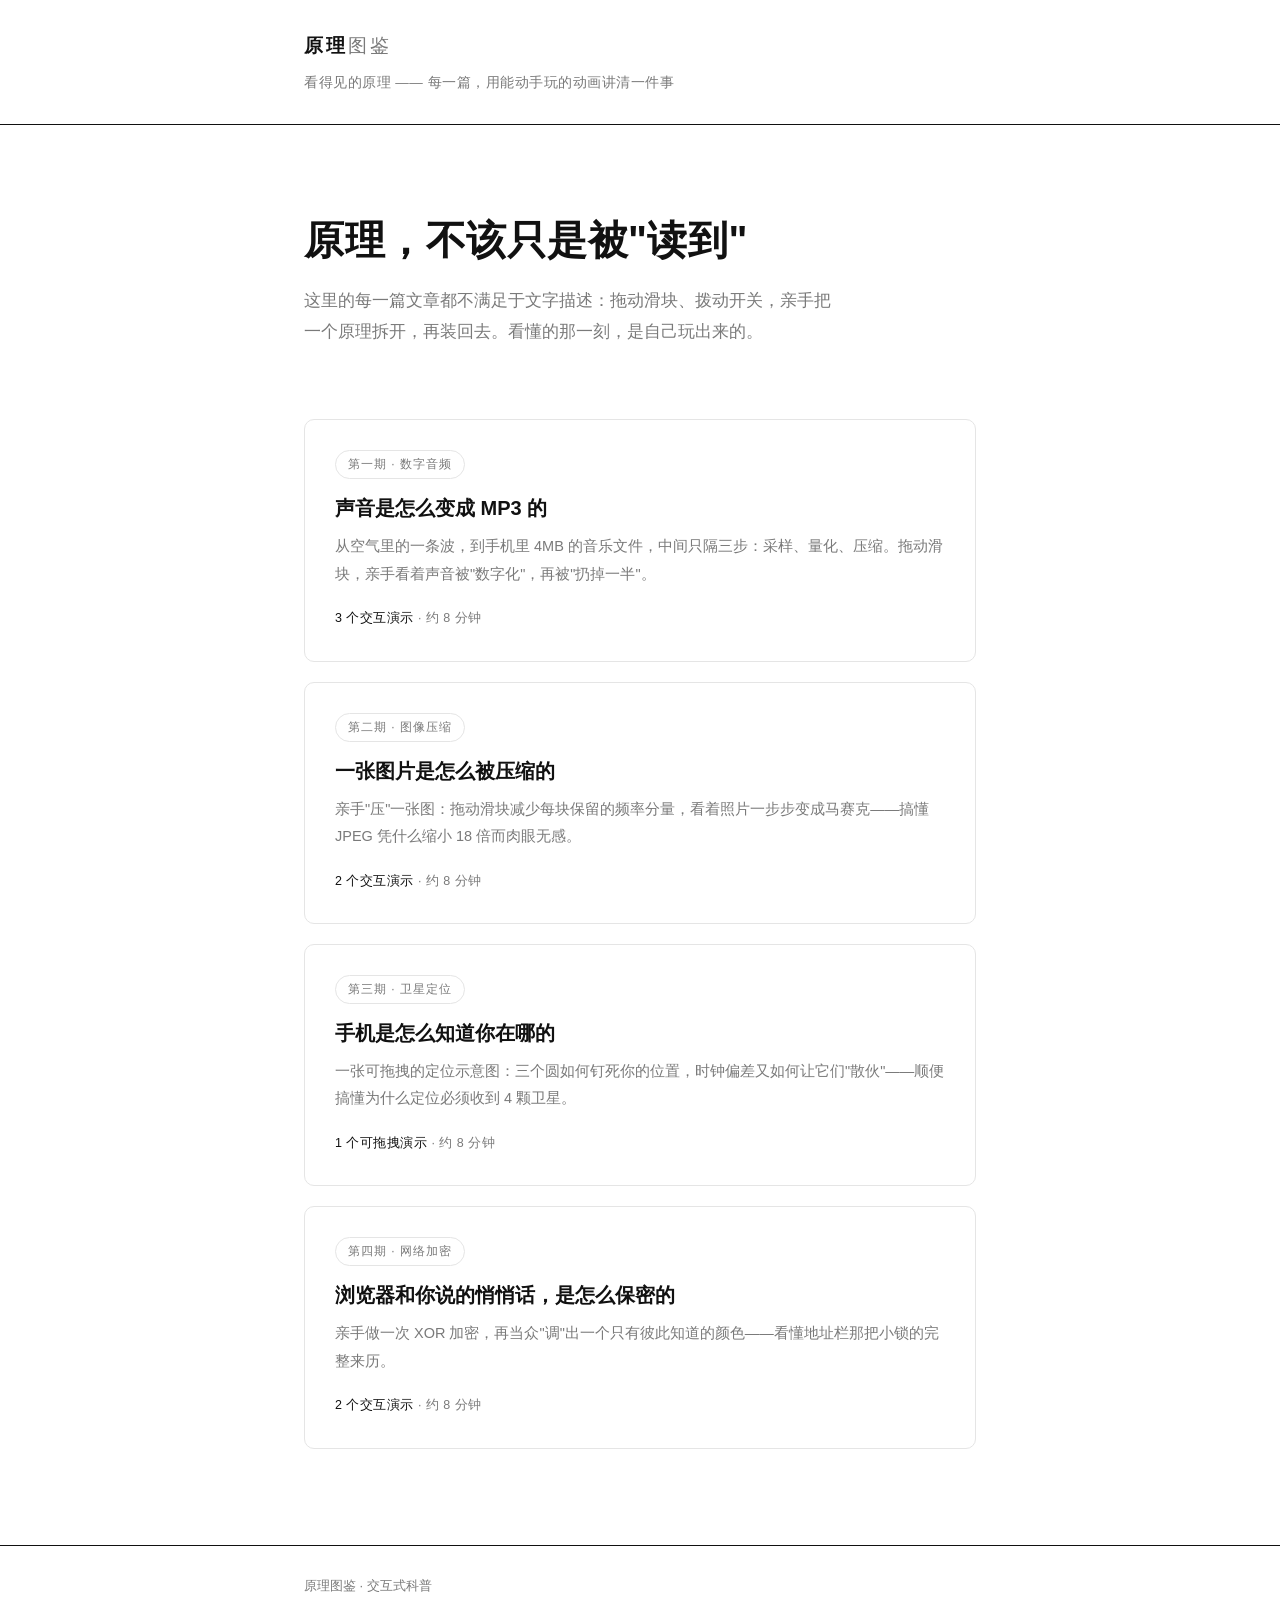
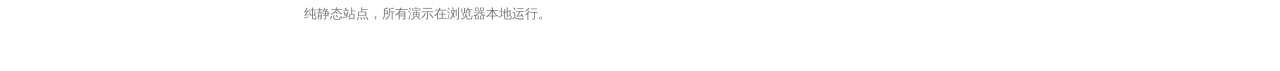
<file: index.html>
<!DOCTYPE html>
<html lang="zh-CN">
<head>
<meta charset="UTF-8">
<meta name="viewport" content="width=device-width, initial-scale=1.0">
<title>原理图鉴 · 看得见的原理</title>
<meta name="description" content="原理图鉴：用能动手玩的交互动画，讲清一个原理。每一篇文章都不满足于文字描述——拖动滑块、拨动开关，亲手把一个原理拆开再装回去。">
<link rel="stylesheet" href="assets/style.css">
<link rel="icon" href="data:image/svg+xml,%3Csvg xmlns='http://www.w3.org/2000/svg' viewBox='0 0 64 64'%3E%3Crect width='64' height='64' rx='14' fill='%23111111'/%3E%3Ctext x='32' y='45' font-size='34' text-anchor='middle' fill='%23fff' font-family='serif'%3E%E5%8E%9F%3C/text%3E%3C/svg%3E">
</head>
<body>
<header class="site-header">
  <div class="container">
    <a class="logo" href="index.html">原理<em>图鉴</em></a>
    <p class="tagline">看得见的原理 —— 每一篇，用能动手玩的动画讲清一件事</p>
  </div>
</header>

<main class="container">
  <section class="hero">
    <h1>原理，不该只是被"读到"</h1>
    <p>这里的每一篇文章都不满足于文字描述：拖动滑块、拨动开关，亲手把一个原理拆开，再装回去。看懂的那一刻，是自己玩出来的。</p>
  </section>

  <section class="article-grid">
    <a class="card" href="articles/sound-to-mp3.html">
      <span class="card-badge">第一期 · 数字音频</span>
      <h2>声音是怎么变成 MP3 的</h2>
      <p>从空气里的一条波，到手机里 4MB 的音乐文件，中间只隔三步：采样、量化、压缩。拖动滑块，亲手看着声音被"数字化"，再被"扔掉一半"。</p>
      <span class="card-meta"><b>3 个交互演示</b> · 约 8 分钟</span>
    </a>
    <a class="card" href="articles/image-compression.html">
      <span class="card-badge">第二期 · 图像压缩</span>
      <h2>一张图片是怎么被压缩的</h2>
      <p>亲手"压"一张图：拖动滑块减少每块保留的频率分量，看着照片一步步变成马赛克——搞懂 JPEG 凭什么缩小 18 倍而肉眼无感。</p>
      <span class="card-meta"><b>2 个交互演示</b> · 约 8 分钟</span>
    </a>
    <a class="card" href="articles/gps-positioning.html">
      <span class="card-badge">第三期 · 卫星定位</span>
      <h2>手机是怎么知道你在哪的</h2>
      <p>一张可拖拽的定位示意图：三个圆如何钉死你的位置，时钟偏差又如何让它们"散伙"——顺便搞懂为什么定位必须收到 4 颗卫星。</p>
      <span class="card-meta"><b>1 个可拖拽演示</b> · 约 8 分钟</span>
    </a>
    <a class="card" href="articles/https-encryption.html">
      <span class="card-badge">第四期 · 网络加密</span>
      <h2>浏览器和你说的悄悄话，是怎么保密的</h2>
      <p>亲手做一次 XOR 加密，再当众"调"出一个只有彼此知道的颜色——看懂地址栏那把小锁的完整来历。</p>
      <span class="card-meta"><b>2 个交互演示</b> · 约 8 分钟</span>
    </a>
  </section>
</main>

<footer class="site-footer">
  <div class="container">
    <p>原理图鉴 · 交互式科普</p>
    <p>纯静态站点，所有演示在浏览器本地运行。</p>
  </div>
</footer>
</body>
</html>
</file>
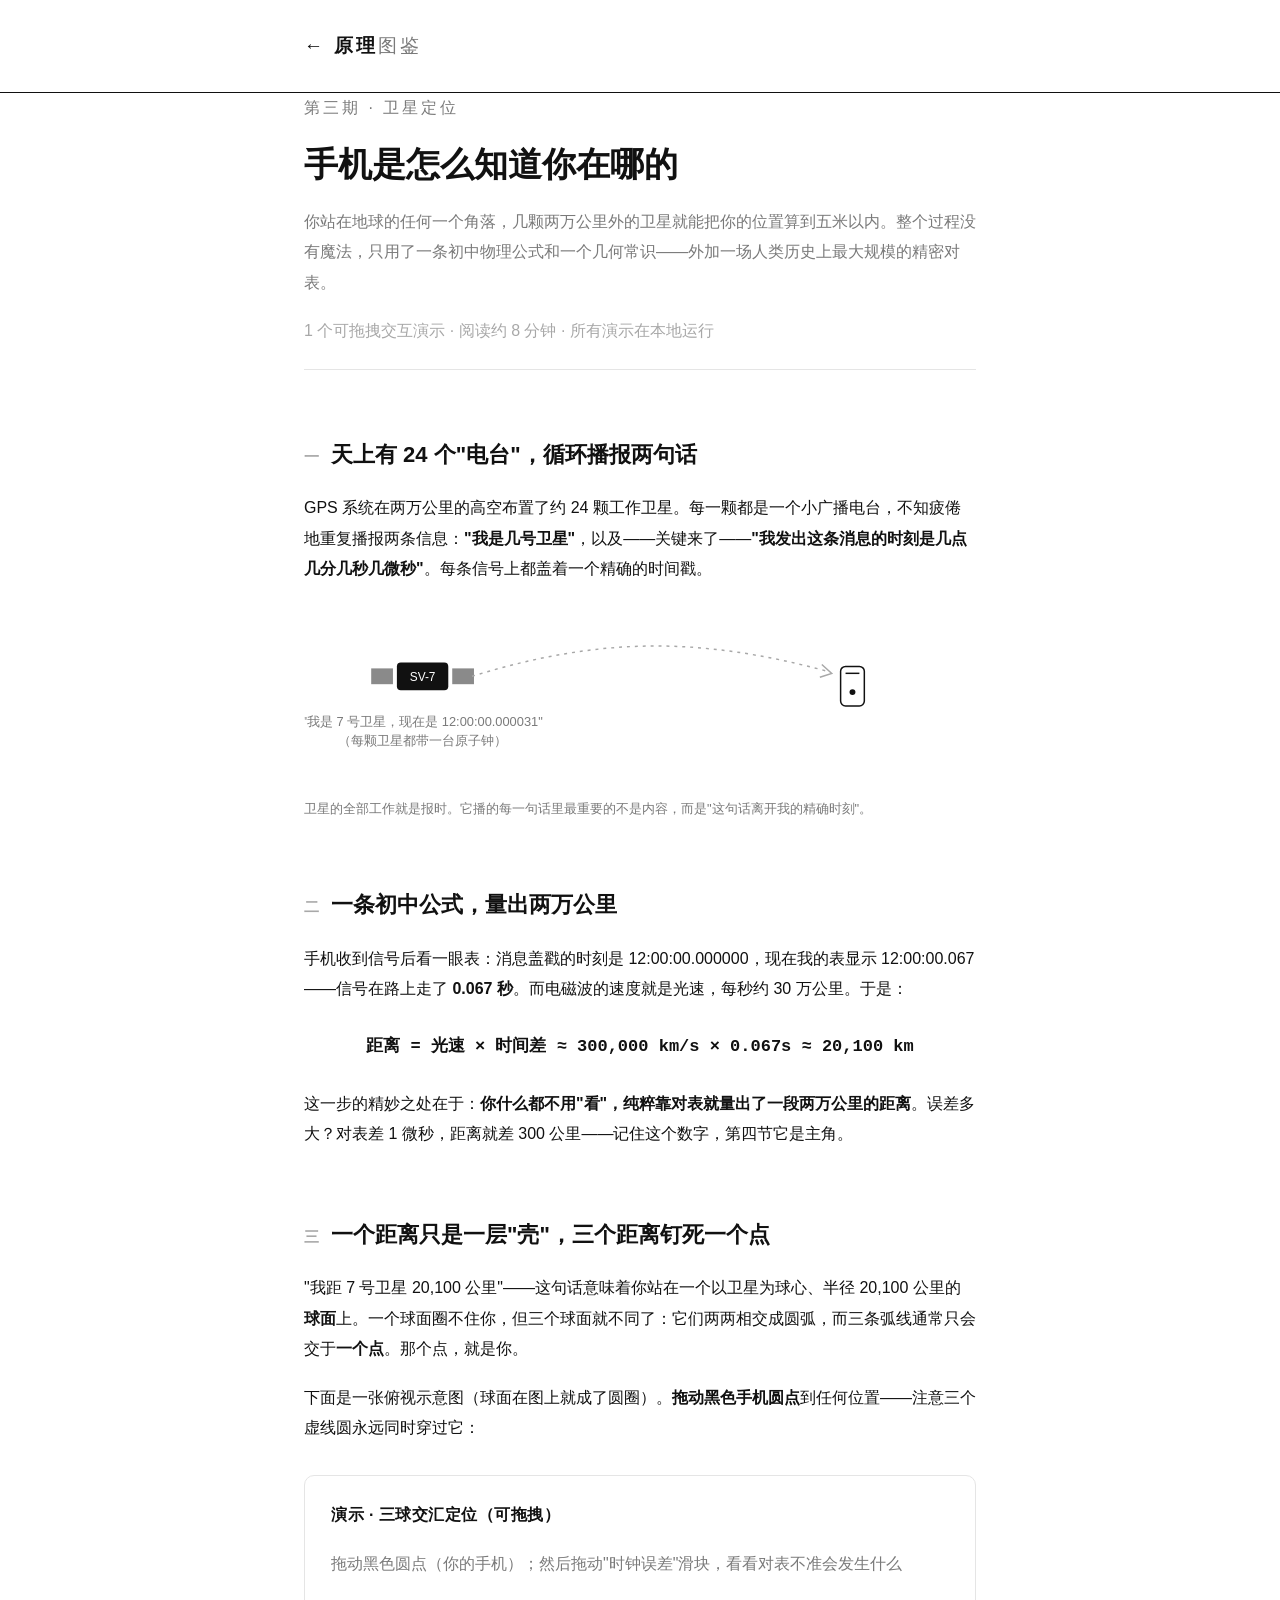
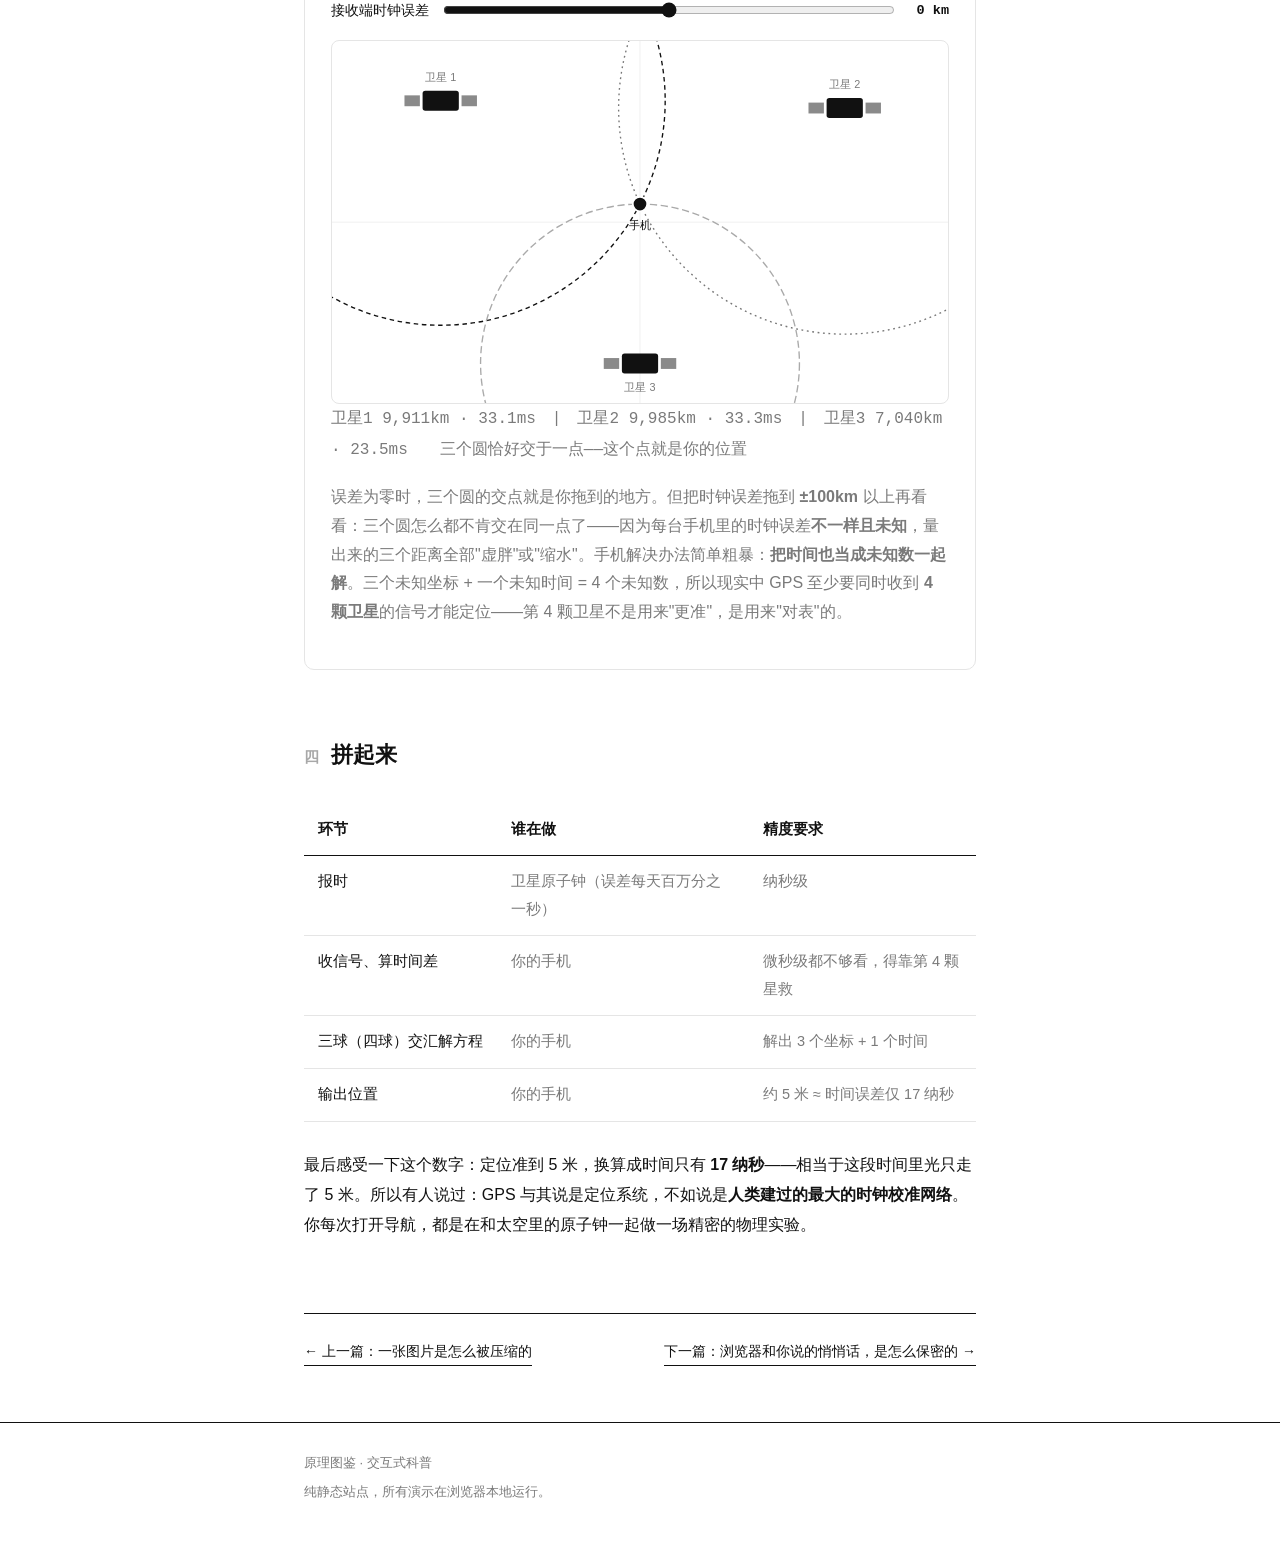
<file: articles/gps-positioning.html>
<!DOCTYPE html>
<html lang="zh-CN">
<head>
<meta charset="UTF-8">
<meta name="viewport" content="width=device-width, initial-scale=1.0">
<title>手机是怎么知道你在哪的 · 原理图鉴</title>
<meta name="description" content="不出门一步，手机怎么算出你在哪？距离=速度×时间、三球交汇、时钟校准——一个可拖拽的交互演示看懂 GPS。">
<link rel="stylesheet" href="../assets/style.css">
<link rel="icon" href="data:image/svg+xml,%3Csvg xmlns='http://www.w3.org/2000/svg' viewBox='0 0 64 64'%3E%3Crect width='64' height='64' rx='14' fill='%23111111'/%3E%3Ctext x='32' y='45' font-size='34' text-anchor='middle' fill='%23fff' font-family='serif'%3E%E5%8E%9F%3C/text%3E%3C/svg%3E">
</head>
<body>
<header class="site-header">
  <div class="container">
    <a class="logo" href="../index.html">← 原理<em>图鉴</em></a>
  </div>
</header>

<main class="container article-body">
  <p class="article-kicker">第三期 · 卫星定位</p>
  <h1 class="article-title">手机是怎么知道你在哪的</h1>
  <p class="article-lead">你站在地球的任何一个角落，几颗两万公里外的卫星就能把你的位置算到五米以内。整个过程没有魔法，只用了一条初中物理公式和一个几何常识——外加一场人类历史上最大规模的精密对表。</p>
  <p class="article-meta">1 个可拖拽交互演示 · 阅读约 8 分钟 · 所有演示在本地运行</p>

  <h2><span class="sec-no">一</span>天上有 24 个"电台"，循环播报两句话</h2>
  <p>GPS 系统在两万公里的高空布置了约 24 颗工作卫星。每一颗都是一个小广播电台，不知疲倦地重复播报两条信息：<b>"我是几号卫星"</b>，以及——关键来了——<b>"我发出这条消息的时刻是几点几分几秒几微秒"</b>。每条信号上都盖着一个精确的时间戳。</p>
  <figure>
    <svg viewBox="0 0 680 170" role="img" aria-label="卫星广播示意图">
      <g transform="translate(120,60)">
        <rect x="-26" y="-14" width="52" height="28" rx="4" fill="#111"/>
        <rect x="-52" y="-8" width="22" height="16" fill="#8a8a8a"/>
        <rect x="30" y="-8" width="22" height="16" fill="#8a8a8a"/>
        <text x="0" y="5" text-anchor="middle" font-size="12" fill="#fff">SV-7</text>
      </g>
      <path d="M170 60 C 300 20 400 20 530 55" fill="none" stroke="#a8a8a8" stroke-width="1.5" stroke-dasharray="3 5"/>
      <path d="M524 48 L534 57 L522 61" fill="none" stroke="#a8a8a8" stroke-width="1.5"/>
      <g transform="translate(555,70)">
        <rect x="-12" y="-20" width="24" height="40" rx="5" fill="#fff" stroke="#111" stroke-width="1.5"/>
        <line x1="-7" y1="-13" x2="7" y2="-13" stroke="#111" stroke-width="1.5"/>
        <circle cx="0" cy="6" r="3" fill="#111"/>
      </g>
      <text x="120" y="110" text-anchor="middle" font-size="13" fill="#7a7a7a">"我是 7 号卫星，现在是 12:00:00.000031"</text>
      <text x="120" y="130" text-anchor="middle" font-size="13" fill="#7a7a7a">（每颗卫星都带一台原子钟）</text>
    </svg>
    <figcaption>卫星的全部工作就是报时。它播的每一句话里最重要的不是内容，而是"这句话离开我的精确时刻"。</figcaption>
  </figure>

  <h2><span class="sec-no">二</span>一条初中公式，量出两万公里</h2>
  <p>手机收到信号后看一眼表：消息盖戳的时刻是 12:00:00.000000，现在我的表显示 12:00:00.067——信号在路上走了 <b>0.067 秒</b>。而电磁波的速度就是光速，每秒约 30 万公里。于是：</p>
  <p style="text-align:center;font-family:var(--mono);font-size:17px;margin:26px 0;"><b>距离 = 光速 × 时间差 ≈ 300,000 km/s × 0.067s ≈ 20,100 km</b></p>
  <p>这一步的精妙之处在于：<b>你什么都不用"看"，纯粹靠对表就量出了一段两万公里的距离</b>。误差多大？对表差 1 微秒，距离就差 300 公里——记住这个数字，第四节它是主角。</p>

  <h2><span class="sec-no">三</span>一个距离只是一层"壳"，三个距离钉死一个点</h2>
  <p>"我距 7 号卫星 20,100 公里"——这句话意味着你站在一个以卫星为球心、半径 20,100 公里的<b>球面</b>上。一个球面圈不住你，但三个球面就不同了：它们两两相交成圆弧，而三条弧线通常只会交于<b>一个点</b>。那个点，就是你。</p>
  <p>下面是一张俯视示意图（球面在图上就成了圆圈）。<b>拖动黑色手机圆点</b>到任何位置——注意三个虚线圆永远同时穿过它：</p>

  <div class="demo">
    <p class="demo-title">演示 · 三球交汇定位（可拖拽）</p>
    <p class="demo-sub">拖动黑色圆点（你的手机）；然后拖动"时钟误差"滑块，看看对表不准会发生什么</p>
    <div class="demo-controls">
      <label for="gpsSlider">接收端时钟误差</label>
      <input type="range" id="gpsSlider" min="-300" max="300" value="0" step="10">
      <span class="demo-value" id="gpsVal">0 km</span>
    </div>
    <svg id="gpsSvg" viewBox="0 0 680 400" style="touch-action:none;cursor:crosshair;">
      <rect x="0" y="0" width="680" height="400" fill="none"/>
      <line x1="0" y1="200" x2="680" y2="200" stroke="#efefef" stroke-width="1"/>
      <line x1="340" y1="0" x2="340" y2="400" stroke="#efefef" stroke-width="1"/>
      <circle id="gc0" fill="none" stroke="#111" stroke-width="1.5" stroke-dasharray="5 4"/>
      <circle id="gc1" fill="none" stroke="#777" stroke-width="1.5" stroke-dasharray="2 4"/>
      <circle id="gc2" fill="none" stroke="#aaa" stroke-width="1.5" stroke-dasharray="8 4"/>
      <g transform="translate(120,66)">
        <rect x="-20" y="-11" width="40" height="22" rx="3" fill="#111"/>
        <rect x="-40" y="-6" width="17" height="12" fill="#8a8a8a"/>
        <rect x="23" y="-6" width="17" height="12" fill="#8a8a8a"/>
        <text x="0" y="-22" text-anchor="middle" font-size="12" fill="#7a7a7a">卫星 1</text>
      </g>
      <g transform="translate(566,74)">
        <rect x="-20" y="-11" width="40" height="22" rx="3" fill="#111"/>
        <rect x="-40" y="-6" width="17" height="12" fill="#8a8a8a"/>
        <rect x="23" y="-6" width="17" height="12" fill="#8a8a8a"/>
        <text x="0" y="-22" text-anchor="middle" font-size="12" fill="#7a7a7a">卫星 2</text>
      </g>
      <g transform="translate(340,356)">
        <rect x="-20" y="-11" width="40" height="22" rx="3" fill="#111"/>
        <rect x="-40" y="-6" width="17" height="12" fill="#8a8a8a"/>
        <rect x="23" y="-6" width="17" height="12" fill="#8a8a8a"/>
        <text x="0" y="30" text-anchor="middle" font-size="12" fill="#7a7a7a">卫星 3</text>
      </g>
      <g id="gpsPhone">
        <circle id="phoneDot" cx="340" cy="180" r="8" fill="#111" stroke="#fff" stroke-width="2"/>
        <text id="phoneLabel" x="340" y="207" text-anchor="middle" font-size="12" fill="#111">手机</text>
      </g>
    </svg>
    <p class="size-label" id="gpsInfo"></p>
    <p class="demo-note">误差为零时，三个圆的交点就是你拖到的地方。但把时钟误差拖到 <b>±100km</b> 以上再看看：三个圆怎么都不肯交在同一点了——因为每台手机里的时钟误差<b>不一样且未知</b>，量出来的三个距离全部"虚胖"或"缩水"。手机解决办法简单粗暴：<b>把时间也当成未知数一起解</b>。三个未知坐标 + 一个未知时间 = 4 个未知数，所以现实中 GPS 至少要同时收到 <b>4 颗卫星</b>的信号才能定位——第 4 颗卫星不是用来"更准"，是用来"对表"的。</p>
  </div>

  <h2><span class="sec-no">四</span>拼起来</h2>
  <table class="compare">
    <tr><th>环节</th><th>谁在做</th><th>精度要求</th></tr>
    <tr><td>报时</td><td>卫星原子钟（误差每天百万分之一秒）</td><td>纳秒级</td></tr>
    <tr><td>收信号、算时间差</td><td>你的手机</td><td>微秒级都不够看，得靠第 4 颗星救</td></tr>
    <tr><td>三球（四球）交汇解方程</td><td>你的手机</td><td>解出 3 个坐标 + 1 个时间</td></tr>
    <tr><td>输出位置</td><td>你的手机</td><td>约 5 米 ≈ 时间误差仅 17 纳秒</td></tr>
  </table>
  <p>最后感受一下这个数字：定位准到 5 米，换算成时间只有 <b>17 纳秒</b>——相当于这段时间里光只走了 5 米。所以有人说过：GPS 与其说是定位系统，不如说是<b>人类建过的最大的时钟校准网络</b>。你每次打开导航，都是在和太空里的原子钟一起做一场精密的物理实验。</p>

  <nav class="article-nav">
    <a href="image-compression.html">← 上一篇：一张图片是怎么被压缩的</a>
    <a href="https-encryption.html">下一篇：浏览器和你说的悄悄话，是怎么保密的 →</a>
  </nav>
</main>

<footer class="site-footer">
  <div class="container">
    <p>原理图鉴 · 交互式科普</p>
    <p>纯静态站点，所有演示在浏览器本地运行。</p>
  </div>
</footer>

<script>
(function(){
  var SATS=[[120,66],[566,74],[340,356]];
  var KM_PER_PX=40, C=299792.458;
  var phone={x:340,y:180};
  var svg=document.getElementById('gpsSvg');
  var dot=document.getElementById('phoneDot');
  var label=document.getElementById('phoneLabel');
  var circles=[document.getElementById('gc0'),document.getElementById('gc1'),document.getElementById('gc2')];
  var slider=document.getElementById('gpsSlider');
  function svgPoint(evt){
    var pt=svg.createSVGPoint();
    pt.x=evt.clientX; pt.y=evt.clientY;
    return pt.matrixTransform(svg.getScreenCTM().inverse());
  }
  var dragging=false;
  function movePhone(evt){
    var p=svgPoint(evt);
    phone.x=Math.max(30,Math.min(650,p.x));
    phone.y=Math.max(30,Math.min(370,p.y));
    update();
  }
  svg.addEventListener('pointerdown',function(e){dragging=true;svg.setPointerCapture(e.pointerId);movePhone(e);});
  svg.addEventListener('pointermove',function(e){if(dragging)movePhone(e);});
  svg.addEventListener('pointerup',function(){dragging=false;});
  function update(){
    var errKm=+slider.value;
    document.getElementById('gpsVal').textContent=errKm+' km';
    dot.setAttribute('cx',phone.x); dot.setAttribute('cy',phone.y);
    label.setAttribute('x',phone.x); label.setAttribute('y',phone.y+27);
    var info=[];
    for(var i=0;i<3;i++){
      var dx=phone.x-SATS[i][0], dy=phone.y-SATS[i][1];
      var dPx=Math.sqrt(dx*dx+dy*dy);
      var dKm=dPx*KM_PER_PX+errKm;
      var rPx=Math.max(dKm,0)/KM_PER_PX;
      circles[i].setAttribute('cx',SATS[i][0]);
      circles[i].setAttribute('cy',SATS[i][1]);
      circles[i].setAttribute('r',rPx.toFixed(1));
      var tMs=dKm/C*1000;
      info.push('卫星'+(i+1)+' '+Math.round(dKm).toLocaleString()+'km · '+tMs.toFixed(1)+'ms');
    }
    var status;
    if(errKm===0){
      status='三个圆恰好交于一点——这个点就是你的位置';
    }else{
      status='距离全部偏差 '+Math.abs(errKm)+'km —— 三个圆无法交于一点，必须把"时间"也当未知数解出来（所以需要第 4 颗卫星）';
    }
    document.getElementById('gpsInfo').textContent=info.join('　|　')+'　　'+status;
  }
  slider.addEventListener('input',update);
  update();
})();
</script>
</body>
</html>
</file>
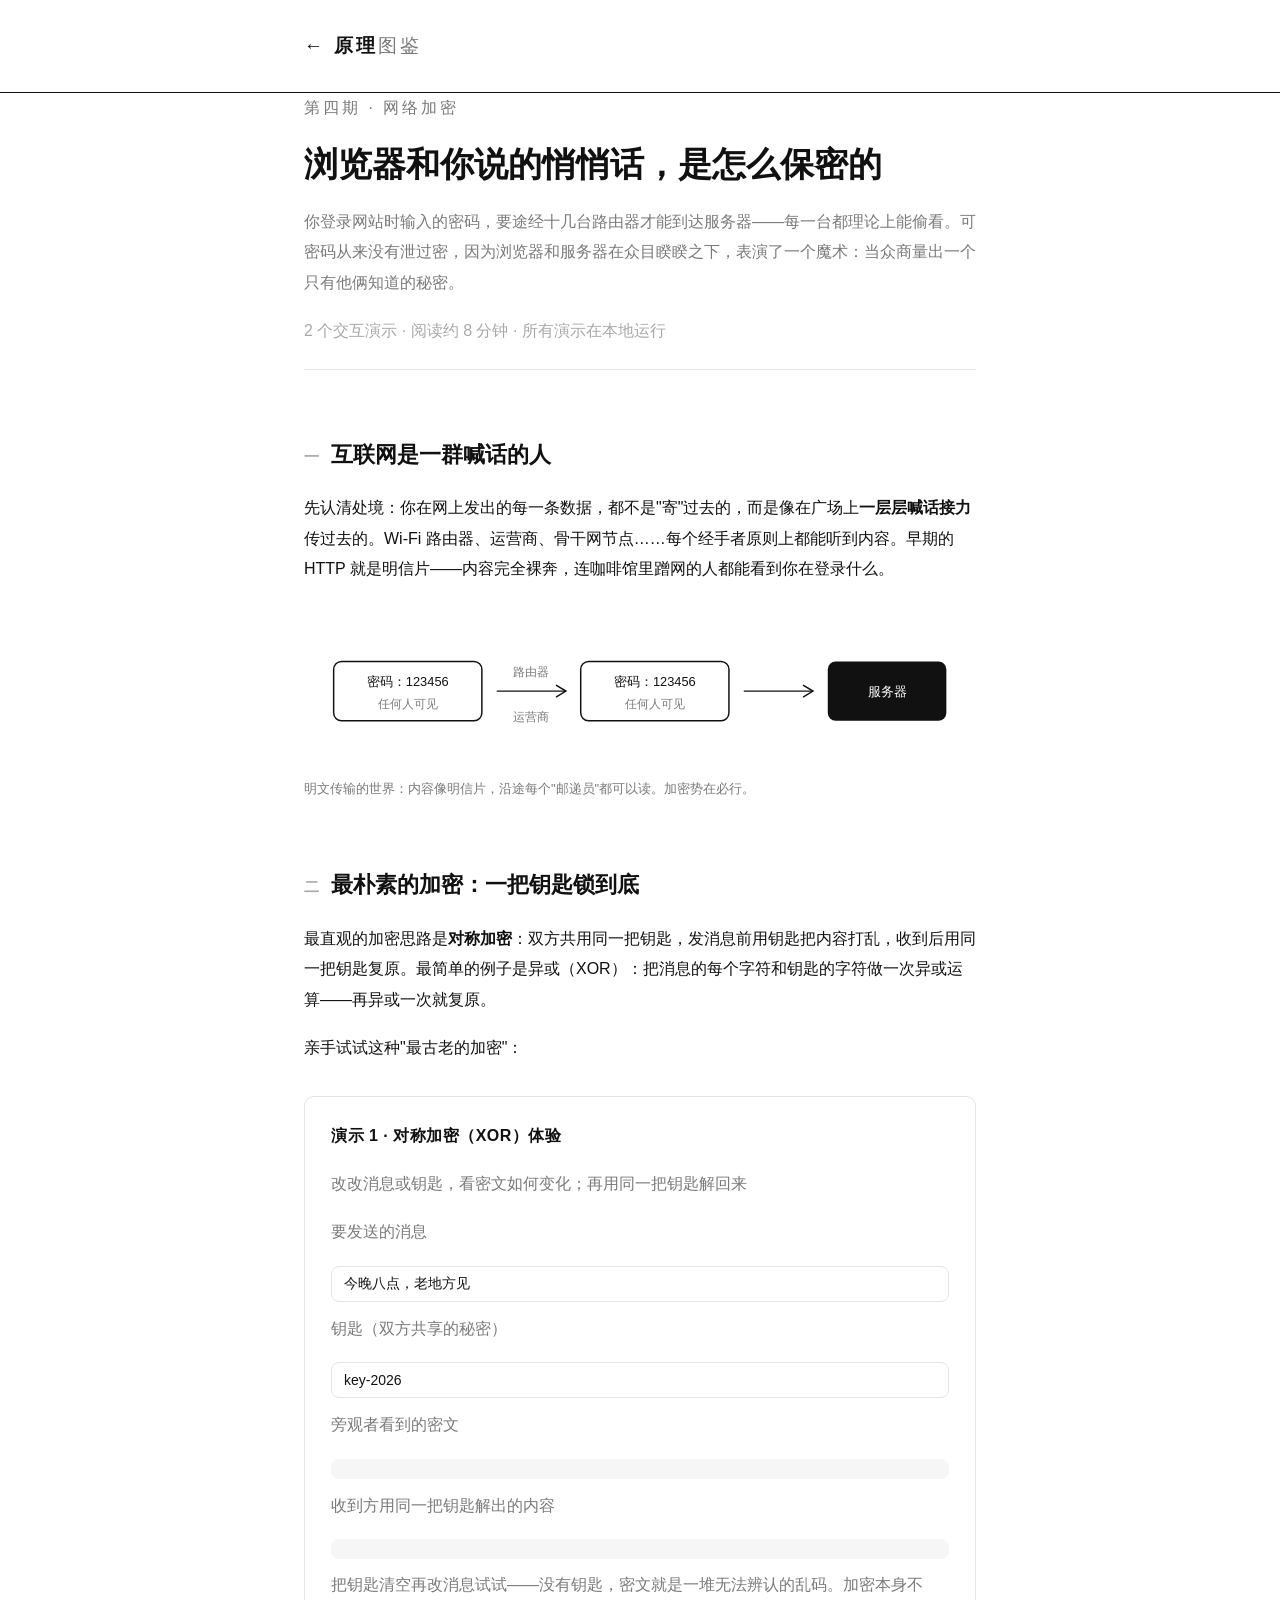
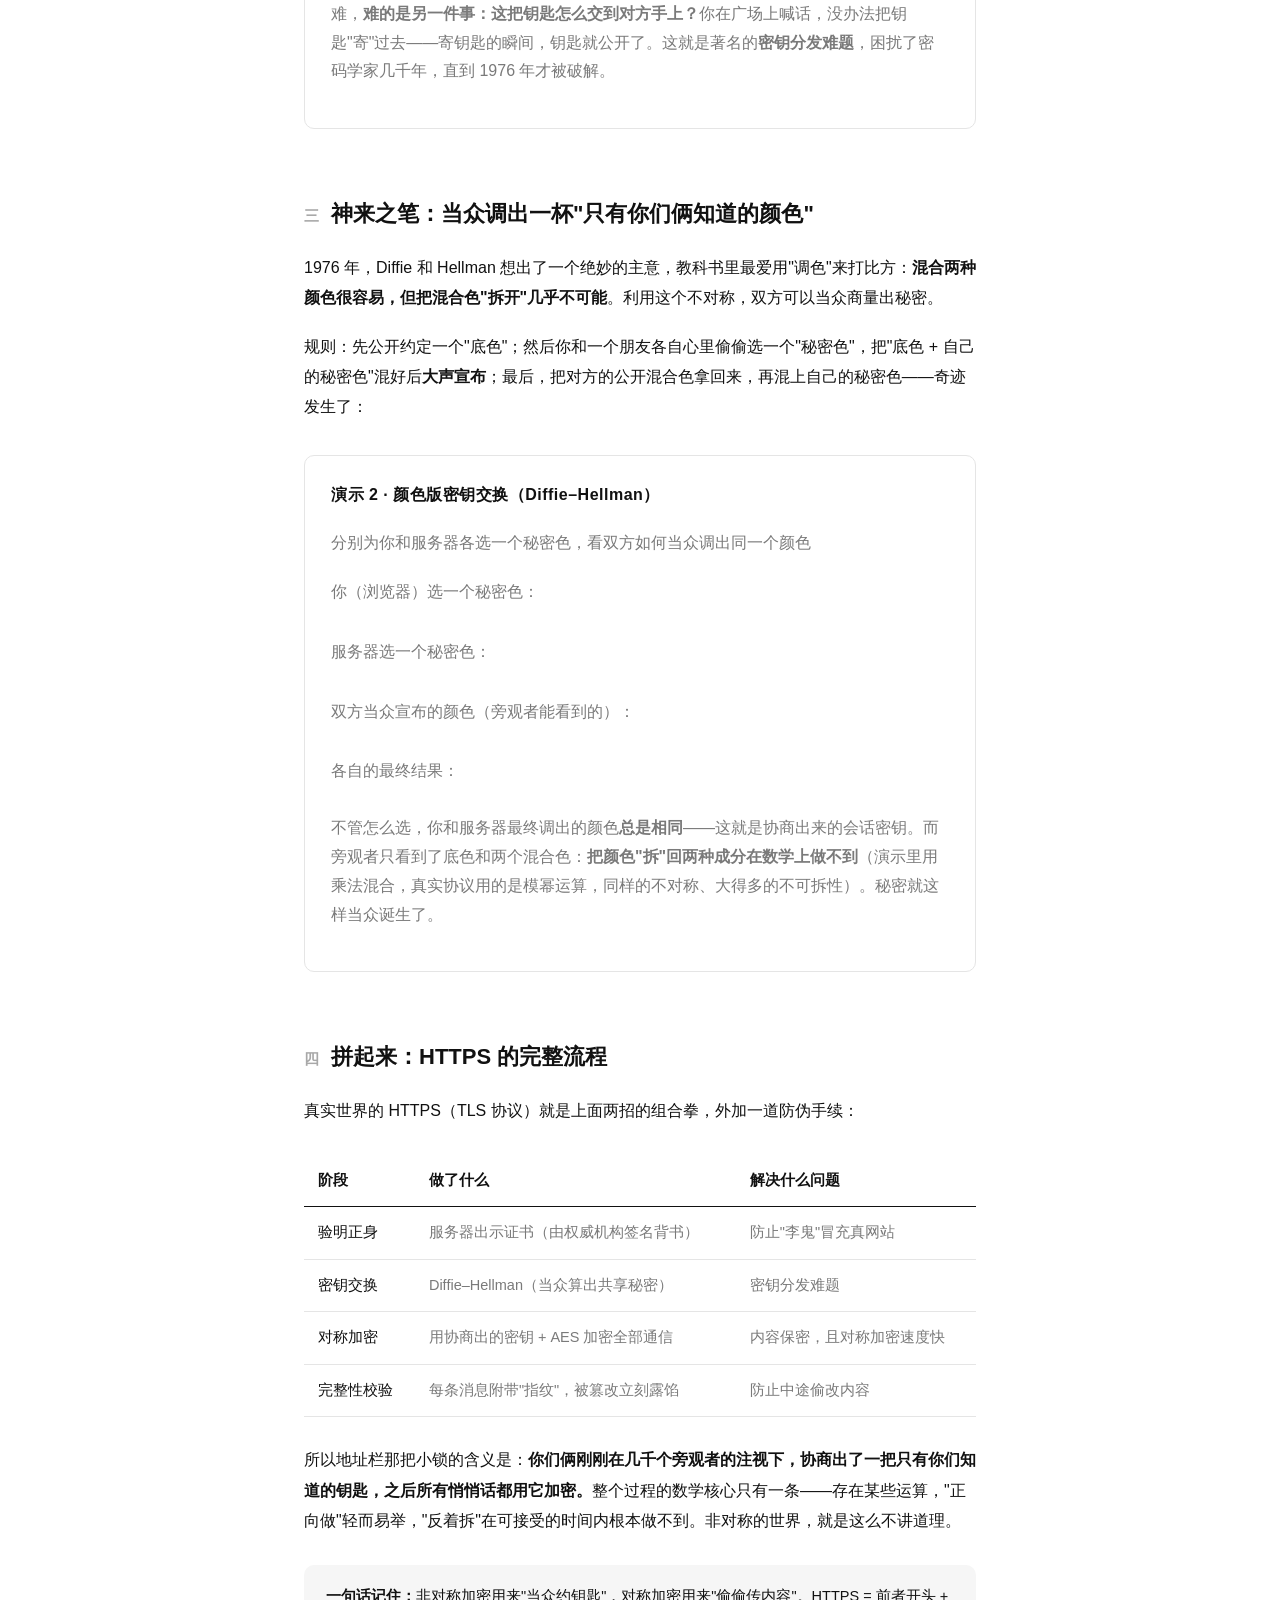
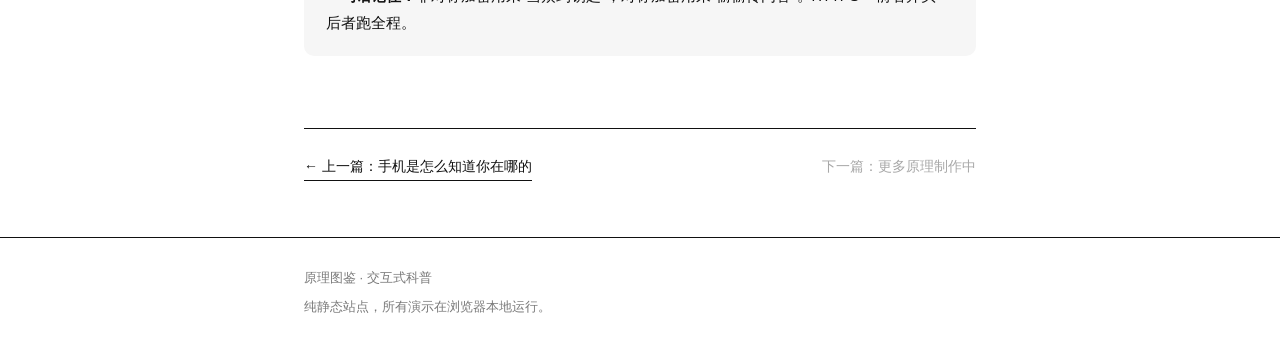
<file: articles/https-encryption.html>
<!DOCTYPE html>
<html lang="zh-CN">
<head>
<meta charset="UTF-8">
<meta name="viewport" content="width=device-width, initial-scale=1.0">
<title>浏览器和你说的悄悄话，是怎么保密的 · 原理图鉴</title>
<meta name="description" content="当众交换一个只有彼此知道的秘密——HTTPS 的密钥交换与对称加密，两个交互演示看懂那把小锁的来历。">
<link rel="stylesheet" href="../assets/style.css">
<link rel="icon" href="data:image/svg+xml,%3Csvg xmlns='http://www.w3.org/2000/svg' viewBox='0 0 64 64'%3E%3Crect width='64' height='64' rx='14' fill='%23111111'/%3E%3Ctext x='32' y='45' font-size='34' text-anchor='middle' fill='%23fff' font-family='serif'%3E%E5%8E%9F%3C/text%3E%3C/svg%3E">
</head>
<body>
<header class="site-header">
  <div class="container">
    <a class="logo" href="../index.html">← 原理<em>图鉴</em></a>
  </div>
</header>

<main class="container article-body">
  <p class="article-kicker">第四期 · 网络加密</p>
  <h1 class="article-title">浏览器和你说的悄悄话，是怎么保密的</h1>
  <p class="article-lead">你登录网站时输入的密码，要途经十几台路由器才能到达服务器——每一台都理论上能偷看。可密码从来没有泄过密，因为浏览器和服务器在众目睽睽之下，表演了一个魔术：当众商量出一个只有他俩知道的秘密。</p>
  <p class="article-meta">2 个交互演示 · 阅读约 8 分钟 · 所有演示在本地运行</p>

  <h2><span class="sec-no">一</span>互联网是一群喊话的人</h2>
  <p>先认清处境：你在网上发出的每一条数据，都不是"寄"过去的，而是像在广场上<b>一层层喊话接力</b>传过去的。Wi-Fi 路由器、运营商、骨干网节点……每个经手者原则上都能听到内容。早期的 HTTP 就是明信片——内容完全裸奔，连咖啡馆里蹭网的人都能看到你在登录什么。</p>
  <figure>
    <svg viewBox="0 0 680 150" role="img" aria-label="明信片接力示意图">
      <rect x="30" y="45" width="150" height="60" rx="8" fill="#fff" stroke="#111" stroke-width="1.5"/>
      <text x="105" y="70" text-anchor="middle" font-size="13" fill="#111">密码：123456</text>
      <text x="105" y="92" text-anchor="middle" font-size="12" fill="#7a7a7a">任何人可见</text>
      <path d="M195 75 L265 75" stroke="#111" stroke-width="1.5"/>
      <path d="M255 69 L265 75 L255 81" fill="none" stroke="#111" stroke-width="1.5"/>
      <g font-size="12" fill="#7a7a7a">
        <text x="230" y="60" text-anchor="middle">路由器</text>
        <text x="230" y="105" text-anchor="middle">运营商</text>
      </g>
      <rect x="280" y="45" width="150" height="60" rx="8" fill="#fff" stroke="#111" stroke-width="1.5"/>
      <text x="355" y="70" text-anchor="middle" font-size="13" fill="#111">密码：123456</text>
      <text x="355" y="92" text-anchor="middle" font-size="12" fill="#7a7a7a">任何人可见</text>
      <path d="M445 75 L515 75" stroke="#111" stroke-width="1.5"/>
      <path d="M505 69 L515 75 L505 81" fill="none" stroke="#111" stroke-width="1.5"/>
      <rect x="530" y="45" width="120" height="60" rx="8" fill="#111"/>
      <text x="590" y="80" text-anchor="middle" font-size="13" fill="#fff">服务器</text>
    </svg>
    <figcaption>明文传输的世界：内容像明信片，沿途每个"邮递员"都可以读。加密势在必行。</figcaption>
  </figure>

  <h2><span class="sec-no">二</span>最朴素的加密：一把钥匙锁到底</h2>
  <p>最直观的加密思路是<b>对称加密</b>：双方共用同一把钥匙，发消息前用钥匙把内容打乱，收到后用同一把钥匙复原。最简单的例子是异或（XOR）：把消息的每个字符和钥匙的字符做一次异或运算——再异或一次就复原。</p>
  <p>亲手试试这种"最古老的加密"：</p>

  <div class="demo">
    <p class="demo-title">演示 1 · 对称加密（XOR）体验</p>
    <p class="demo-sub">改改消息或钥匙，看密文如何变化；再用同一把钥匙解回来</p>
    <p class="field-label">要发送的消息</p>
    <input type="text" id="xorMsg" value="今晚八点，老地方见" spellcheck="false">
    <p class="field-label">钥匙（双方共享的秘密）</p>
    <input type="text" id="xorKey" value="key-2026" spellcheck="false">
    <p class="field-label">旁观者看到的密文</p>
    <div class="xor-out" id="xorCipher"></div>
    <p class="field-label">收到方用同一把钥匙解出的内容</p>
    <div class="xor-out" id="xorBack"></div>
    <p class="demo-note">把钥匙清空再改消息试试——没有钥匙，密文就是一堆无法辨认的乱码。加密本身不难，<b>难的是另一件事：这把钥匙怎么交到对方手上？</b>你在广场上喊话，没办法把钥匙"寄"过去——寄钥匙的瞬间，钥匙就公开了。这就是著名的<b>密钥分发难题</b>，困扰了密码学家几千年，直到 1976 年才被破解。</p>
  </div>

  <h2><span class="sec-no">三</span>神来之笔：当众调出一杯"只有你们俩知道的颜色"</h2>
  <p>1976 年，Diffie 和 Hellman 想出了一个绝妙的主意，教科书里最爱用"调色"来打比方：<b>混合两种颜色很容易，但把混合色"拆开"几乎不可能</b>。利用这个不对称，双方可以当众商量出秘密。</p>
  <p>规则：先公开约定一个"底色"；然后你和一个朋友各自心里偷偷选一个"秘密色"，把"底色 + 自己的秘密色"混好后<b>大声宣布</b>；最后，把对方的公开混合色拿回来，再混上自己的秘密色——奇迹发生了：</p>

  <div class="demo">
    <p class="demo-title">演示 2 · 颜色版密钥交换（Diffie–Hellman）</p>
    <p class="demo-sub">分别为你和服务器各选一个秘密色，看双方如何当众调出同一个颜色</p>
    <p class="field-label">你（浏览器）选一个秘密色：</p>
    <div class="swatch-row" id="rowA"></div>
    <p class="field-label">服务器选一个秘密色：</p>
    <div class="swatch-row" id="rowB"></div>
    <p class="field-label">双方当众宣布的颜色（旁观者能看到的）：</p>
    <div class="mix-line" id="linePublic"></div>
    <p class="field-label">各自的最终结果：</p>
    <div class="mix-line" id="lineFinal"></div>
    <p class="demo-note">不管怎么选，你和服务器最终调出的颜色<b>总是相同</b>——这就是协商出来的会话密钥。而旁观者只看到了底色和两个混合色：<b>把颜色"拆"回两种成分在数学上做不到</b>（演示里用乘法混合，真实协议用的是模幂运算，同样的不对称、大得多的不可拆性）。秘密就这样当众诞生了。</p>
  </div>

  <h2><span class="sec-no">四</span>拼起来：HTTPS 的完整流程</h2>
  <p>真实世界的 HTTPS（TLS 协议）就是上面两招的组合拳，外加一道防伪手续：</p>
  <table class="compare">
    <tr><th>阶段</th><th>做了什么</th><th>解决什么问题</th></tr>
    <tr><td>验明正身</td><td>服务器出示证书（由权威机构签名背书）</td><td>防止"李鬼"冒充真网站</td></tr>
    <tr><td>密钥交换</td><td>Diffie–Hellman（当众算出共享秘密）</td><td>密钥分发难题</td></tr>
    <tr><td>对称加密</td><td>用协商出的密钥 + AES 加密全部通信</td><td>内容保密，且对称加密速度快</td></tr>
    <tr><td>完整性校验</td><td>每条消息附带"指纹"，被篡改立刻露馅</td><td>防止中途偷改内容</td></tr>
  </table>
  <p>所以地址栏那把小锁的含义是：<b>你们俩刚刚在几千个旁观者的注视下，协商出了一把只有你们知道的钥匙，之后所有悄悄话都用它加密。</b>整个过程的数学核心只有一条——存在某些运算，"正向做"轻而易举，"反着拆"在可接受的时间内根本做不到。非对称的世界，就是这么不讲道理。</p>

  <div class="callout"><b>一句话记住：</b>非对称加密用来"当众约钥匙"，对称加密用来"偷偷传内容"。HTTPS = 前者开头 + 后者跑全程。</div>

  <nav class="article-nav">
    <a href="gps-positioning.html">← 上一篇：手机是怎么知道你在哪的</a>
    <span>下一篇：更多原理制作中</span>
  </nav>
</main>

<footer class="site-footer">
  <div class="container">
    <p>原理图鉴 · 交互式科普</p>
    <p>纯静态站点，所有演示在浏览器本地运行。</p>
  </div>
</footer>

<script>
(function(){
  /* ---------- 演示 1：XOR ---------- */
  var msgEl=document.getElementById('xorMsg');
  var keyEl=document.getElementById('xorKey');
  function xorWith(str,key){
    var out=[];
    for(var i=0;i<str.length;i++)out.push(str.charCodeAt(i)^key.charCodeAt(i%key.length));
    return out;
  }
  function toHex(bytes){return bytes.map(function(b){return b.toString(16);}).join(' ');}
  function render(){
    var m=msgEl.value,k=keyEl.value;
    var cipher;
    if(!k){cipher=m?m.split('').map(function(){return '??';}):[];}
    else{cipher=xorWith(m,k);}
    document.getElementById('xorCipher').textContent=toHex(cipher)||'（空）';
    var back;
    if(!k){back='（钥匙被拿走了——谁也解不开，包括你自己）';}
    else{back=xorWith(m,k).length?String.fromCharCode.apply(null,xorWith(m,k)):'（空）';}
    document.getElementById('xorBack').textContent=back;
  }
  msgEl.addEventListener('input',render);
  keyEl.addEventListener('input',render);
  render();

  /* ---------- 演示 2：Diffie–Hellman 颜色混合 ---------- */
  var BASE=[255,213,79];
  var PAL=[
    {name:'红',rgb:[231,76,60]},
    {name:'蓝',rgb:[52,152,219]},
    {name:'绿',rgb:[46,204,113]},
    {name:'紫',rgb:[155,89,182]},
    {name:'橙',rgb:[230,126,34]},
    {name:'青',rgb:[26,188,156]}
  ];
  var secA=0,secB=1;
  function css(c){return 'rgb('+c[0]+','+c[1]+','+c[2]+')';}
  function mix(a,b){return [Math.round(a[0]*b[0]/255),Math.round(a[1]*b[1]/255),Math.round(a[2]*b[2]/255)];}
  function chip(c,label){
    var h='<span class="mix-chip" style="background:'+css(c)+'"></span>';
    if(label)h+='<span class="mix-label">'+label+'</span>';
    return h;
  }
  function buildRow(id,side,sel){
    var row=document.getElementById(id);
    row.innerHTML='';
    PAL.forEach(function(p,idx){
      var b=document.createElement('button');
      b.className='swatch'+(idx===sel?' sel':'');
      b.style.background=css(p.rgb);
      b.title=p.name;
      b.addEventListener('click',function(){
        if(side==='A')secA=idx;else secB=idx;
        buildRow('rowA','A',secA);buildRow('rowB','B',secB);
        render();
      });
      row.appendChild(b);
    });
  }
  function render(){
    var a=PAL[secA].rgb,b=PAL[secB].rgb;
    var pubA=mix(BASE,a),pubB=mix(BASE,b);
    var finalA=mix(pubA,b),finalB=mix(pubB,a);
    document.getElementById('linePublic').innerHTML=
      chip(BASE,'公开底色')+ '<span class="mix-plus">+</span>'
      +chip(pubA,'你宣布的混合色')+ '<span class="mix-plus">+</span>'
      +chip(pubB,'服务器宣布的混合色');
    document.getElementById('lineFinal').innerHTML=
      chip(finalA,'你的秘密色 + 对方公开色 =')+ '<span class="mix-plus"></span>'
      +chip(finalA,'双方一致')+ '<span class="mix-plus">=</span>'
      +chip(finalB,'服务器的秘密色 + 对方公开色 =')+ '<span class="mix-plus"></span>'
      +chip(finalB,'双方一致');
  }
  buildRow('rowA','A',secA);
  buildRow('rowB','B',secB);
  render();
})();
</script>
</body>
</html>
</file>
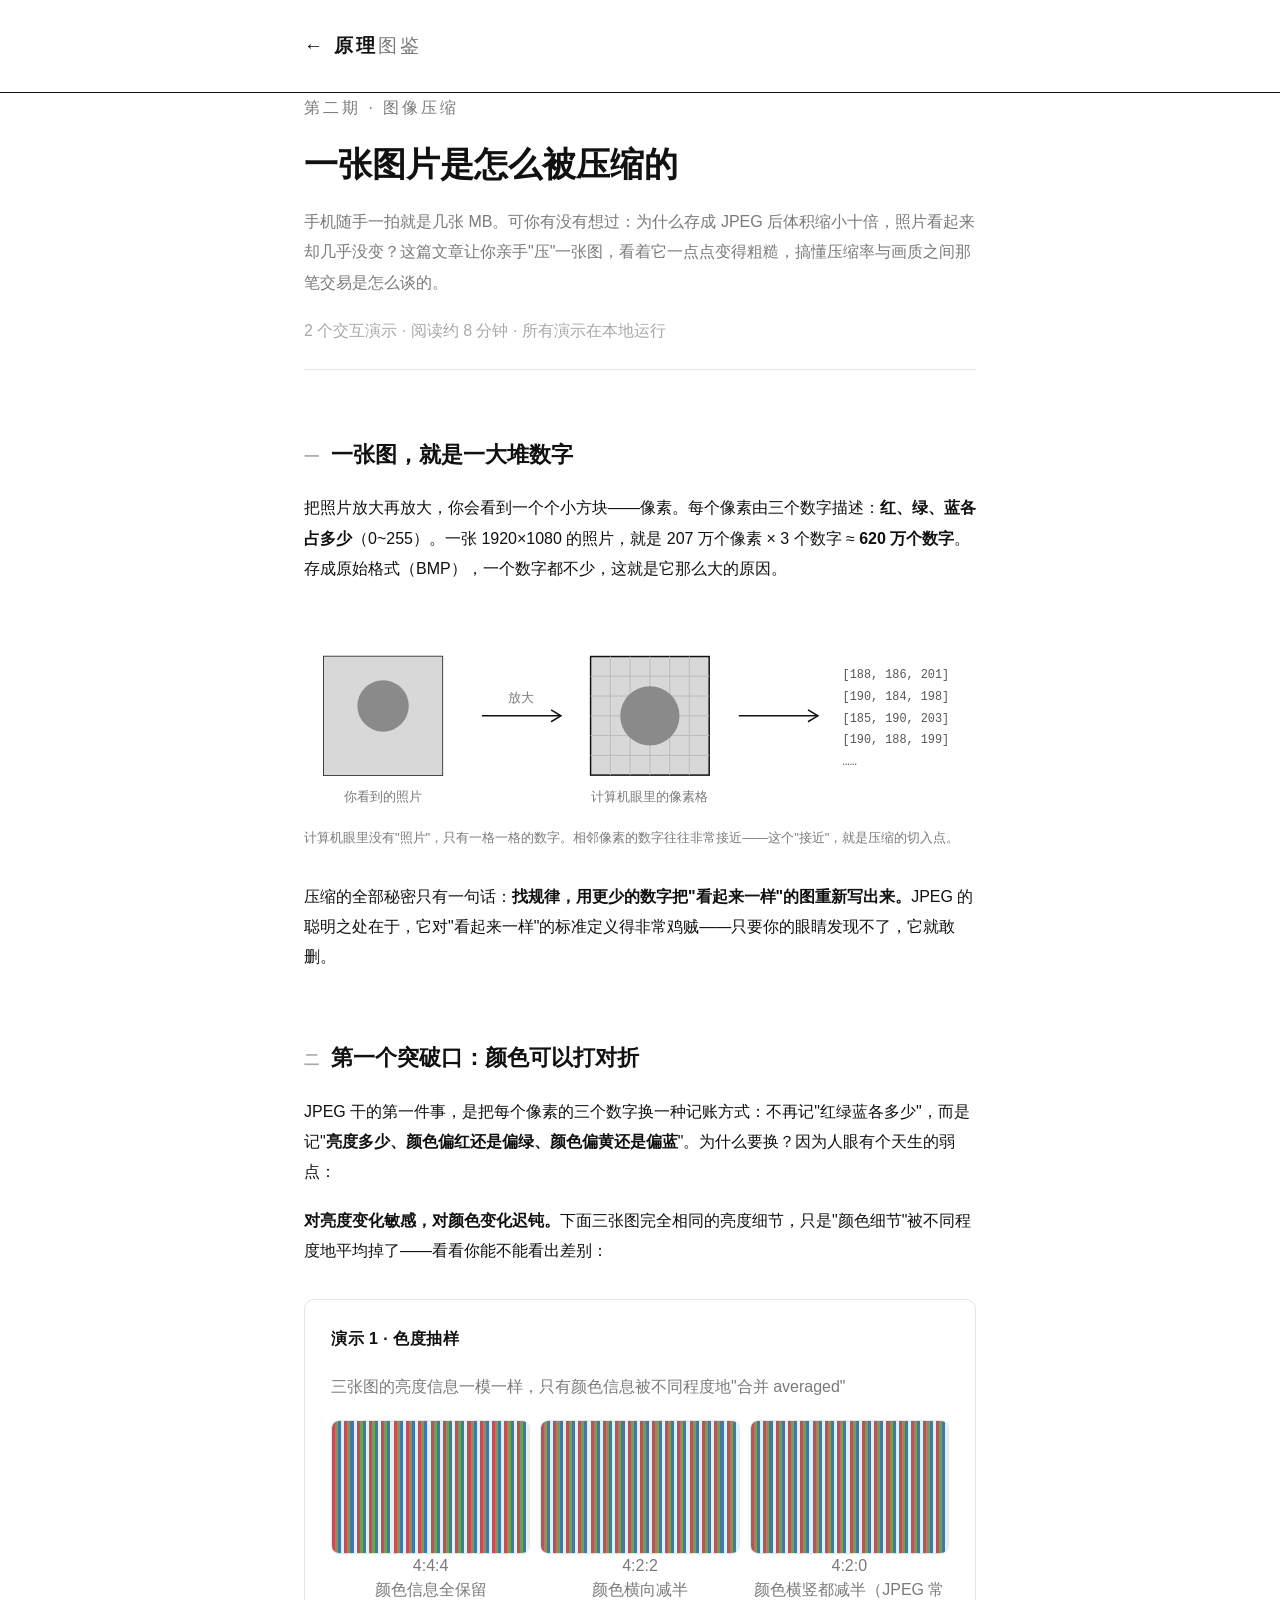
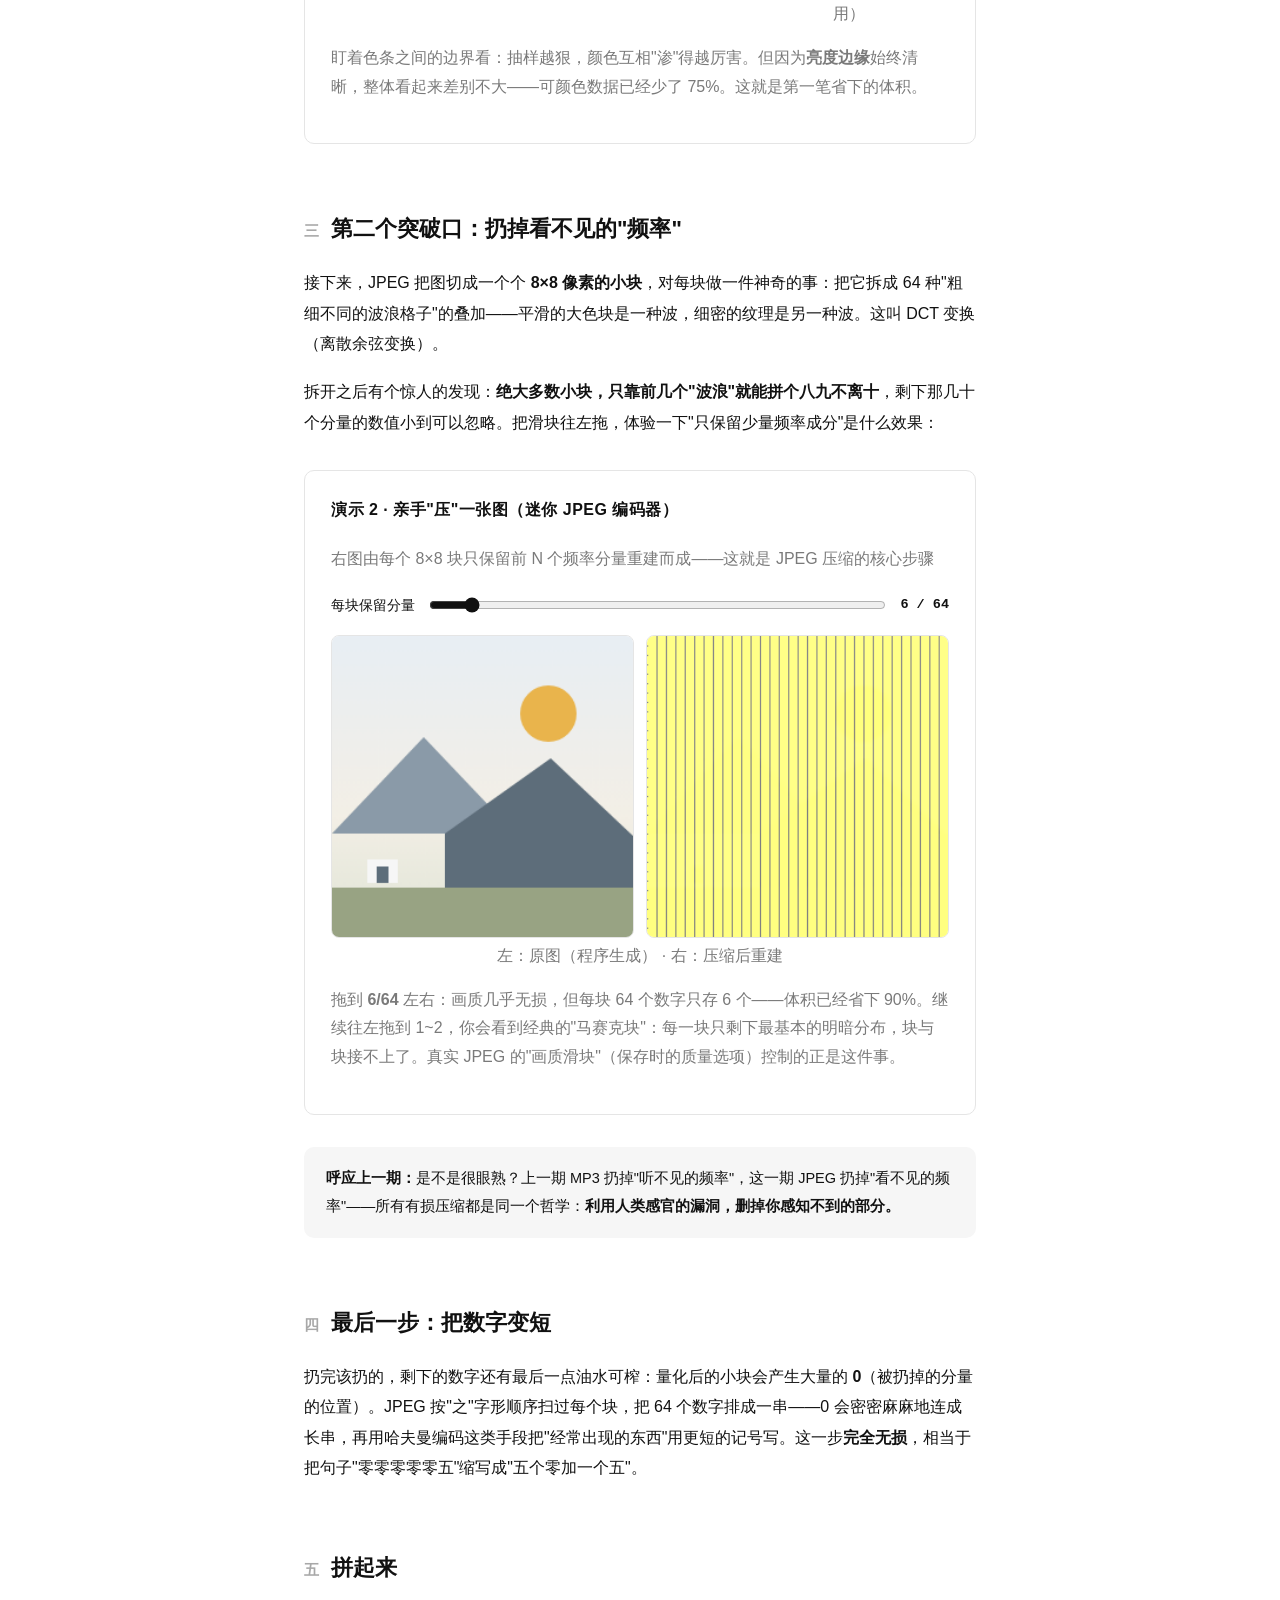
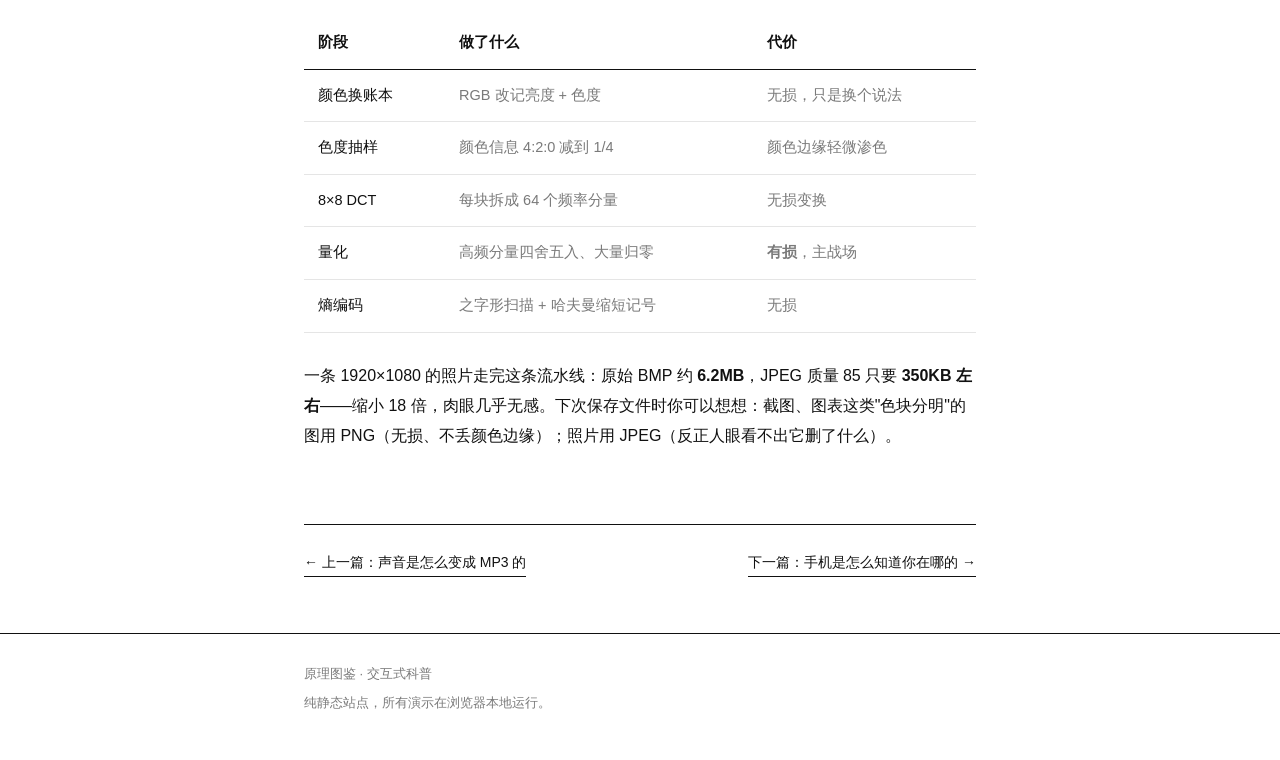
<file: articles/image-compression.html>
<!DOCTYPE html>
<html lang="zh-CN">
<head>
<meta charset="UTF-8">
<meta name="viewport" content="width=device-width, initial-scale=1.0">
<title>一张图片是怎么被压缩的 · 原理图鉴</title>
<meta name="description" content="JPEG 为什么总在细节处糊掉？色度抽样、8×8 分块、频率丢弃——两个交互演示看懂图片压缩的全部秘密。">
<link rel="stylesheet" href="../assets/style.css">
<link rel="icon" href="data:image/svg+xml,%3Csvg xmlns='http://www.w3.org/2000/svg' viewBox='0 0 64 64'%3E%3Crect width='64' height='64' rx='14' fill='%23111111'/%3E%3Ctext x='32' y='45' font-size='34' text-anchor='middle' fill='%23fff' font-family='serif'%3E%E5%8E%9F%3C/text%3E%3C/svg%3E">
</head>
<body>
<header class="site-header">
  <div class="container">
    <a class="logo" href="../index.html">← 原理<em>图鉴</em></a>
  </div>
</header>

<main class="container article-body">
  <p class="article-kicker">第二期 · 图像压缩</p>
  <h1 class="article-title">一张图片是怎么被压缩的</h1>
  <p class="article-lead">手机随手一拍就是几张 MB。可你有没有想过：为什么存成 JPEG 后体积缩小十倍，照片看起来却几乎没变？这篇文章让你亲手"压"一张图，看着它一点点变得粗糙，搞懂压缩率与画质之间那笔交易是怎么谈的。</p>
  <p class="article-meta">2 个交互演示 · 阅读约 8 分钟 · 所有演示在本地运行</p>

  <h2><span class="sec-no">一</span>一张图，就是一大堆数字</h2>
  <p>把照片放大再放大，你会看到一个个小方块——像素。每个像素由三个数字描述：<b>红、绿、蓝各占多少</b>（0~255）。一张 1920×1080 的照片，就是 207 万个像素 × 3 个数字 ≈ <b>620 万个数字</b>。存成原始格式（BMP），一个数字都不少，这就是它那么大的原因。</p>
  <figure>
    <svg viewBox="0 0 680 200" role="img" aria-label="像素网格示意图">
      <g>
        <rect x="20" y="40" width="120" height="120" fill="none" stroke="#111" stroke-width="1.5"/>
        <rect x="20" y="40" width="120" height="120" fill="#d8d8d8"/>
        <circle cx="80" cy="90" r="26" fill="#8a8a8a"/>
        <text x="80" y="186" text-anchor="middle" font-size="13" fill="#7a7a7a">你看到的照片</text>
      </g>
      <path d="M180 100 L260 100" stroke="#111" stroke-width="1.5"/>
      <path d="M250 94 L260 100 L250 106" fill="none" stroke="#111" stroke-width="1.5"/>
      <text x="220" y="86" text-anchor="middle" font-size="13" fill="#7a7a7a">放大</text>
      <g>
        <rect x="290" y="40" width="120" height="120" fill="#d8d8d8" stroke="#111" stroke-width="1.5"/>
        <path d="M310 40 V160 M330 40 V160 M350 40 V160 M370 40 V160 M390 40 V160 M290 60 H410 M290 80 H410 M290 100 H410 M290 120 H410 M290 140 H410" stroke="#bbbbbb" stroke-width="1"/>
        <circle cx="350" cy="100" r="30" fill="#8a8a8a"/>
        <text x="350" y="186" text-anchor="middle" font-size="13" fill="#7a7a7a">计算机眼里的像素格</text>
      </g>
      <path d="M440 100 L520 100" stroke="#111" stroke-width="1.5"/>
      <path d="M510 94 L520 100 L510 106" fill="none" stroke="#111" stroke-width="1.5"/>
      <g font-family="ui-monospace,Consolas,monospace" font-size="12" fill="#555">
        <text x="545" y="62">[188, 186, 201]</text>
        <text x="545" y="84">[190, 184, 198]</text>
        <text x="545" y="106">[185, 190, 203]</text>
        <text x="545" y="128">[190, 188, 199]</text>
        <text x="545" y="150">……</text>
      </g>
    </svg>
    <figcaption>计算机眼里没有"照片"，只有一格一格的数字。相邻像素的数字往往非常接近——这个"接近"，就是压缩的切入点。</figcaption>
  </figure>
  <p>压缩的全部秘密只有一句话：<b>找规律，用更少的数字把"看起来一样"的图重新写出来。</b>JPEG 的聪明之处在于，它对"看起来一样"的标准定义得非常鸡贼——只要你的眼睛发现不了，它就敢删。</p>

  <h2><span class="sec-no">二</span>第一个突破口：颜色可以打对折</h2>
  <p>JPEG 干的第一件事，是把每个像素的三个数字换一种记账方式：不再记"红绿蓝各多少"，而是记"<b>亮度多少、颜色偏红还是偏绿、颜色偏黄还是偏蓝</b>"。为什么要换？因为人眼有个天生的弱点：</p>
  <p><b>对亮度变化敏感，对颜色变化迟钝。</b>下面三张图完全相同的亮度细节，只是"颜色细节"被不同程度地平均掉了——看看你能不能看出差别：</p>

  <div class="demo">
    <p class="demo-title">演示 1 · 色度抽样</p>
    <p class="demo-sub">三张图的亮度信息一模一样，只有颜色信息被不同程度地"合并 averaged"</p>
    <div class="canvas-trio">
      <div class="canvas-col"><canvas id="cs444"></canvas><p class="canvas-cap">4:4:4<br>颜色信息全保留</p></div>
      <div class="canvas-col"><canvas id="cs422"></canvas><p class="canvas-cap">4:2:2<br>颜色横向减半</p></div>
      <div class="canvas-col"><canvas id="cs420"></canvas><p class="canvas-cap">4:2:0<br>颜色横竖都减半（JPEG 常用）</p></div>
    </div>
    <p class="demo-note">盯着色条之间的边界看：抽样越狠，颜色互相"渗"得越厉害。但因为<b>亮度边缘</b>始终清晰，整体看起来差别不大——可颜色数据已经少了 75%。这就是第一笔省下的体积。</p>
  </div>

  <h2><span class="sec-no">三</span>第二个突破口：扔掉看不见的"频率"</h2>
  <p>接下来，JPEG 把图切成一个个 <b>8×8 像素的小块</b>，对每块做一件神奇的事：把它拆成 64 种"粗细不同的波浪格子"的叠加——平滑的大色块是一种波，细密的纹理是另一种波。这叫 DCT 变换（离散余弦变换）。</p>
  <p>拆开之后有个惊人的发现：<b>绝大多数小块，只靠前几个"波浪"就能拼个八九不离十</b>，剩下那几十个分量的数值小到可以忽略。把滑块往左拖，体验一下"只保留少量频率成分"是什么效果：</p>

  <div class="demo">
    <p class="demo-title">演示 2 · 亲手"压"一张图（迷你 JPEG 编码器）</p>
    <p class="demo-sub">右图由每个 8×8 块只保留前 N 个频率分量重建而成——这就是 JPEG 压缩的核心步骤</p>
    <div class="demo-controls">
      <label for="jpegSlider">每块保留分量</label>
      <input type="range" id="jpegSlider" min="1" max="64" value="6">
      <span class="demo-value" id="jpegVal">6 / 64</span>
    </div>
    <div class="canvas-pair">
      <canvas id="jpegSrc" width="256" height="256"></canvas>
      <canvas id="jpegOut" width="256" height="256"></canvas>
    </div>
    <p class="canvas-cap">左：原图（程序生成） · 右：压缩后重建</p>
    <p class="demo-note">拖到 <b>6/64</b> 左右：画质几乎无损，但每块 64 个数字只存 6 个——体积已经省下 90%。继续往左拖到 1~2，你会看到经典的"马赛克块"：每一块只剩下最基本的明暗分布，块与块接不上了。真实 JPEG 的"画质滑块"（保存时的质量选项）控制的正是这件事。</p>
  </div>

  <div class="callout"><b>呼应上一期：</b>是不是很眼熟？上一期 MP3 扔掉"听不见的频率"，这一期 JPEG 扔掉"看不见的频率"——所有有损压缩都是同一个哲学：<b>利用人类感官的漏洞，删掉你感知不到的部分。</b></div>

  <h2><span class="sec-no">四</span>最后一步：把数字变短</h2>
  <p>扔完该扔的，剩下的数字还有最后一点油水可榨：量化后的小块会产生大量的 <b>0</b>（被扔掉的分量的位置）。JPEG 按"之"字形顺序扫过每个块，把 64 个数字排成一串——0 会密密麻麻地连成长串，再用哈夫曼编码这类手段把"经常出现的东西"用更短的记号写。这一步<b>完全无损</b>，相当于把句子"零零零零零五"缩写成"五个零加一个五"。</p>

  <h2><span class="sec-no">五</span>拼起来</h2>
  <table class="compare">
    <tr><th>阶段</th><th>做了什么</th><th>代价</th></tr>
    <tr><td>颜色换账本</td><td>RGB 改记亮度 + 色度</td><td>无损，只是换个说法</td></tr>
    <tr><td>色度抽样</td><td>颜色信息 4:2:0 减到 1/4</td><td>颜色边缘轻微渗色</td></tr>
    <tr><td>8×8 DCT</td><td>每块拆成 64 个频率分量</td><td>无损变换</td></tr>
    <tr><td>量化</td><td>高频分量四舍五入、大量归零</td><td><b>有损</b>，主战场</td></tr>
    <tr><td>熵编码</td><td>之字形扫描 + 哈夫曼缩短记号</td><td>无损</td></tr>
  </table>
  <p>一条 1920×1080 的照片走完这条流水线：原始 BMP 约 <b>6.2MB</b>，JPEG 质量 85 只要 <b>350KB 左右</b>——缩小 18 倍，肉眼几乎无感。下次保存文件时你可以想想：截图、图表这类"色块分明"的图用 PNG（无损、不丢颜色边缘）；照片用 JPEG（反正人眼看不出它删了什么）。</p>

  <nav class="article-nav">
    <a href="sound-to-mp3.html">← 上一篇：声音是怎么变成 MP3 的</a>
    <a href="gps-positioning.html">下一篇：手机是怎么知道你在哪的 →</a>
  </nav>
</main>

<footer class="site-footer">
  <div class="container">
    <p>原理图鉴 · 交互式科普</p>
    <p>纯静态站点，所有演示在浏览器本地运行。</p>
  </div>
</footer>

<script>
(function(){
  /* ---------- 演示 1：色度抽样 ---------- */
  var CW=192, CH=128;
  function clamp255(v){return v<0?0:(v>255?255:Math.round(v));}
  function stripeColor(x){
    var k=Math.floor(x/3)%4;
    return [[209,73,78],[93,168,94],[63,118,183],[238,236,230]][k];
  }
  var Y=new Float32Array(CW*CH),Cb=new Float32Array(CW*CH),Cr=new Float32Array(CW*CH);
  var i,x,y;
  for(y=0;y<CH;y++)for(x=0;x<CW;x++){
    var rgb=stripeColor(x), idx=y*CW+x;
    Y[idx]=0.299*rgb[0]+0.587*rgb[1]+0.114*rgb[2];
    Cb[idx]=-0.168736*rgb[0]-0.331264*rgb[1]+0.5*rgb[2]+128;
    Cr[idx]=0.5*rgb[0]-0.418688*rgb[1]-0.081312*rgb[2]+128;
  }
  function paint(id,cbArr,crArr){
    var c=document.getElementById(id); c.width=CW; c.height=CH;
    var ctx=c.getContext('2d'), im=ctx.createImageData(CW,CH), d=im.data;
    for(i=0;i<CW*CH;i++){
      var yy=Y[i], cb=cbArr[i], cr=crArr[i];
      d[i*4]=clamp255(yy+1.402*(cr-128));
      d[i*4+1]=clamp255(yy-0.344136*(cb-128)-0.714136*(cr-128));
      d[i*4+2]=clamp255(yy+1.772*(cb-128));
      d[i*4+3]=255;
    }
    ctx.putImageData(im,0,0);
  }
  paint('cs444',Cb,Cr);
  var Cb2=new Float32Array(CW*CH),Cr2=new Float32Array(CW*CH);
  for(y=0;y<CH;y++)for(x=0;x<CW;x+=2){
    var a=y*CW+x, b=y*CW+x+1;
    Cb2[a]=Cb2[b]=(Cb[a]+Cb[b])/2; Cr2[a]=Cr2[b]=(Cr[a]+Cr[b])/2;
  }
  paint('cs422',Cb2,Cr2);
  var Cb4=new Float32Array(CW*CH),Cr4=new Float32Array(CW*CH);
  for(y=0;y<CH;y+=2)for(x=0;x<CW;x+=2){
    var p1=y*CW+x,p2=y*CW+x+1,p3=(y+1)*CW+x,p4=(y+1)*CW+x+1;
    var ac=(Cb[p1]+Cb[p2]+Cb[p3]+Cb[p4])/4, ar=(Cr[p1]+Cr[p2]+Cr[p3]+Cr[p4])/4;
    Cb4[p1]=Cb4[p2]=Cb4[p3]=Cb4[p4]=ac; Cr4[p1]=Cr4[p2]=Cr4[p3]=Cr4[p4]=ar;
  }
  paint('cs420',Cb4,Cr4);

  /* ---------- 演示 2：迷你 JPEG（8×8 DCT） ---------- */
  var S=256,NB=32;
  var c8=[],al=[],uu,vv,xx,yy;
  for(uu=0;uu<8;uu++){c8[uu]=[];for(xx=0;xx<8;xx++)c8[uu][xx]=Math.cos((2*xx+1)*uu*Math.PI/16);}
  for(uu=0;uu<8;uu++)al[uu]=(uu===0)?Math.sqrt(0.125):0.5;
  var order=[];
  for(uu=0;uu<8;uu++)for(vv=0;vv<8;vv++)order.push([uu,vv]);
  order.sort(function(a,b){return (a[0]+a[1])-(b[0]+b[1])||a[0]-b[0];});
  var src=document.createElement('canvas');src.width=src.height=S;
  var g=src.getContext('2d');
  var gr=g.createLinearGradient(0,0,0,S);
  gr.addColorStop(0,'#e8eef4');gr.addColorStop(0.6,'#f3efe6');gr.addColorStop(1,'#dfe4d5');
  g.fillStyle=gr;g.fillRect(0,0,S,S);
  g.fillStyle='#e9b44c';g.beginPath();g.arc(184,66,24,0,Math.PI*2);g.fill();
  g.fillStyle='#8a9aa8';g.beginPath();g.moveTo(0,168);g.lineTo(78,86);g.lineTo(156,168);g.closePath();g.fill();
  g.fillStyle='#5d6d7a';g.beginPath();g.moveTo(96,168);g.lineTo(186,104);g.lineTo(256,170);g.lineTo(256,256);g.lineTo(96,256);g.closePath();g.fill();
  g.fillStyle='#98a383';g.fillRect(0,214,S,42);
  g.fillStyle='#f6f6f6';g.fillRect(30,190,26,20);
  g.fillStyle='#5d6d7a';g.fillRect(38,196,10,14);
  var img=g.getImageData(0,0,S,S), px=img.data;
  var coeffs=new Float32Array(NB*NB*3*64);
  var f=new Float64Array(64),F=new Float64Array(64);
  var bx,by,ch,s;
  for(by=0;by<NB;by++)for(bx=0;bx<NB;bx++)for(ch=0;ch<3;ch++){
    var off=(by*8)*S*4+(bx*8)*4+ch;
    for(yy=0;yy<8;yy++)for(xx=0;xx<8;xx++)f[yy*8+xx]=px[off+yy*S*4+xx*4]-128;
    for(vv=0;vv<8;vv++)for(uu=0;uu<8;uu++){
      s=0;
      for(yy=0;yy<8;yy++)for(xx=0;xx<8;xx++)s+=f[yy*8+xx]*c8[uu][xx]*c8[vv][yy];
      F[vv*8+uu]=0.25*al[uu]*al[vv]*s;
    }
    var ci=((by*NB+bx)*3+ch)*64;
    for(i=0;i<64;i++)coeffs[ci+i]=F[order[i][1]*8+order[i][0]];
  }
  var origCv=document.getElementById('jpegSrc');
  origCv.getContext('2d').putImageData(img,0,0);
  var outCv=document.getElementById('jpegOut'),octx=outCv.getContext('2d');
  var slider=document.getElementById('jpegSlider'),raf=null;
  function rebuild(){
    raf=null;
    var K=+slider.value;
    document.getElementById('jpegVal').textContent=K+' / 64';
    var oimg=octx.createImageData(S,S),op=oimg.data;
    for(by=0;by<NB;by++)for(bx=0;bx<NB;bx++)for(ch=0;ch<3;ch++){
      var ci2=((by*NB+bx)*3+ch)*64;
      for(i=0;i<64;i++)F[order[i][1]*8+order[i][0]]=(i<K)?coeffs[ci2+i]:0;
      var off2=(by*8)*S*4+(bx*8)*4+ch;
      for(yy=0;yy<8;yy++)for(xx=0;xx<8;xx++){
        s=0;
        for(vv=0;vv<8;vv++)for(uu=0;uu<8;uu++)s+=0.25*al[uu]*al[vv]*F[vv*8+uu]*c8[uu][xx]*c8[vv][yy];
        op[off2+yy*S*4+xx*4]=clamp255(s+128);
        op[off2+yy*S*4+xx*4+3]=255;
      }
    }
    octx.putImageData(oimg,0,0);
  }
  slider.addEventListener('input',function(){if(!raf)raf=requestAnimationFrame(rebuild);});
  rebuild();
})();
</script>
</body>
</html>
</file>
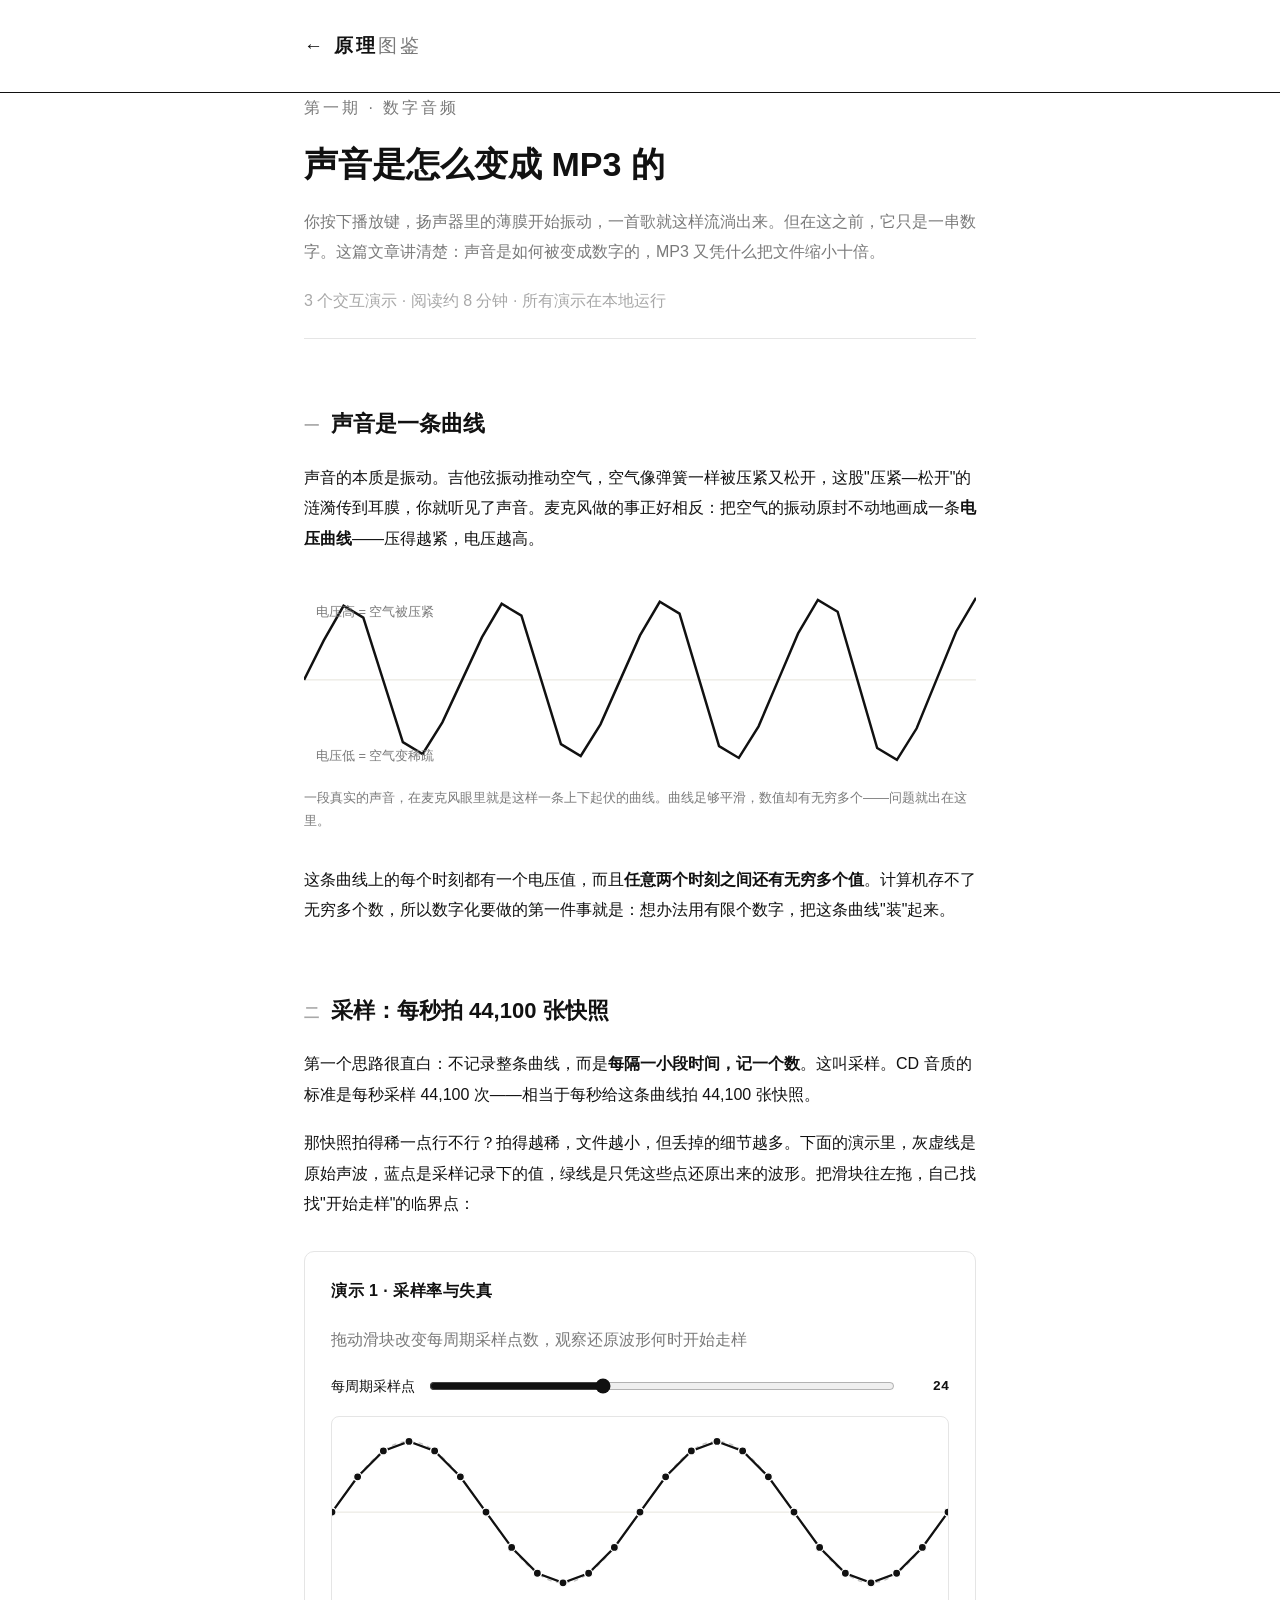
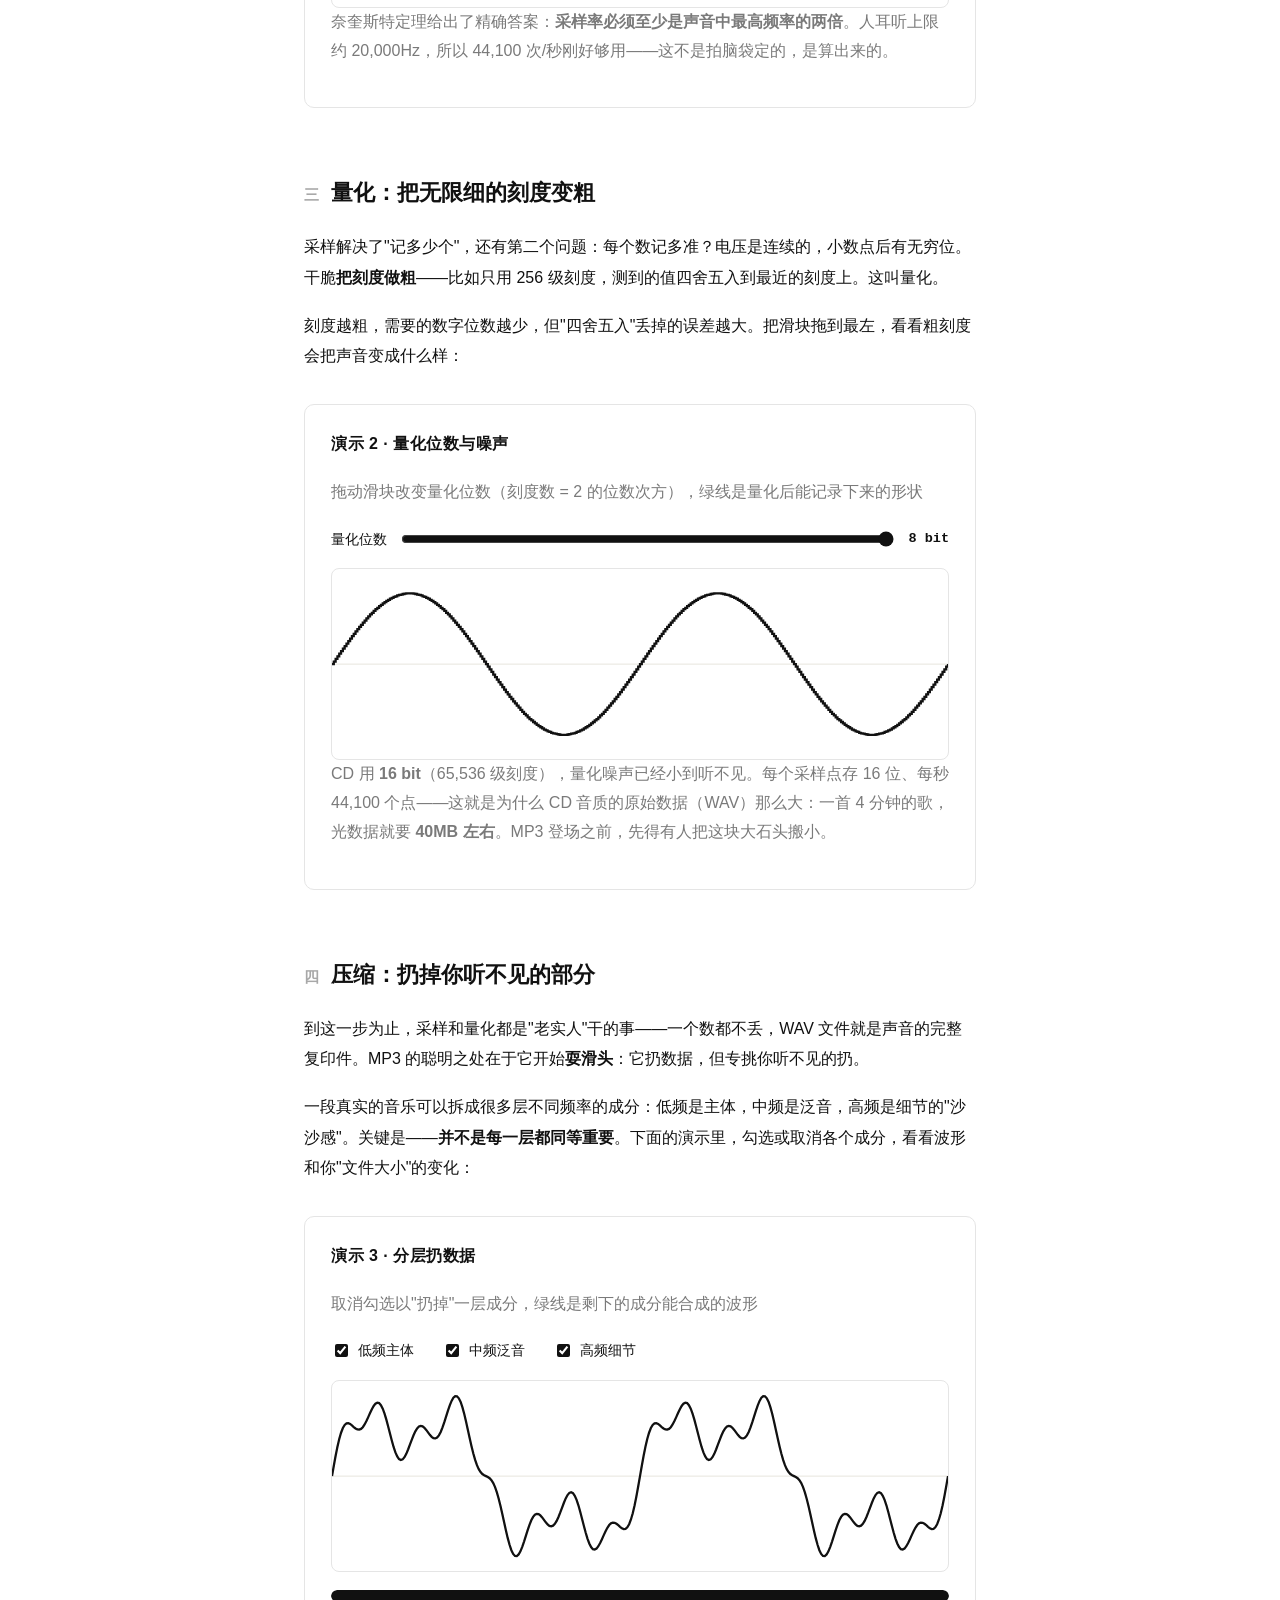
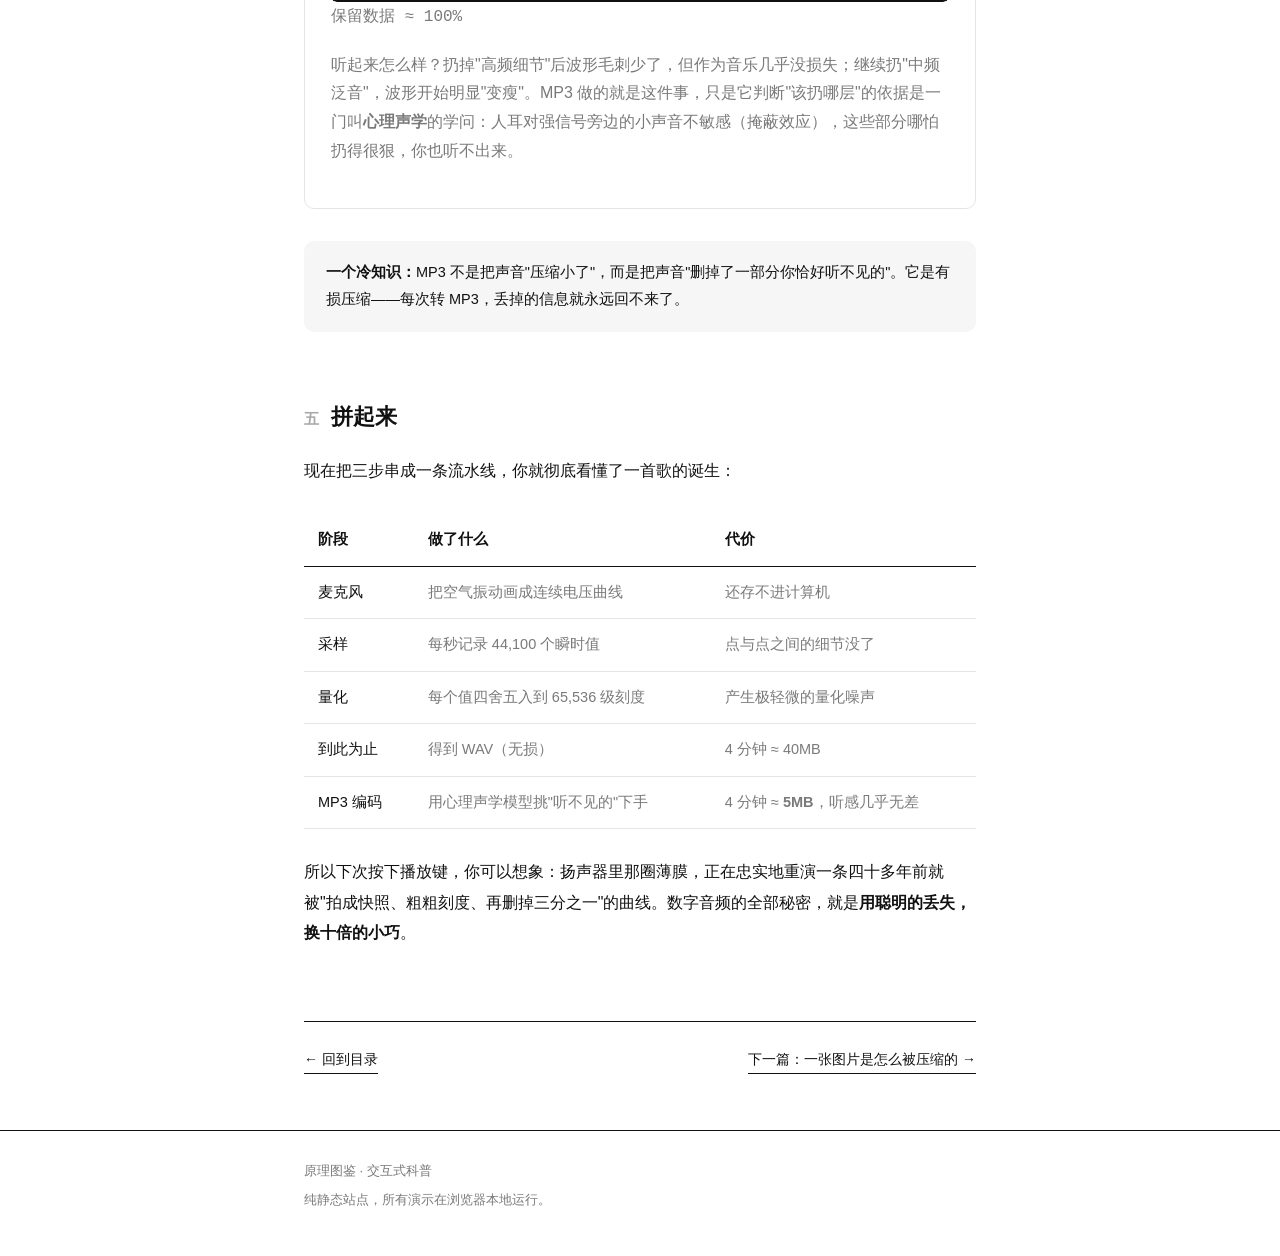
<file: articles/sound-to-mp3.html>
<!DOCTYPE html>
<html lang="zh-CN">
<head>
<meta charset="UTF-8">
<meta name="viewport" content="width=device-width, initial-scale=1.0">
<title>声音是怎么变成 MP3 的 · 原理图鉴</title>
<meta name="description" content="从空气里的一条波，到手机里的音乐文件——采样、量化、压缩，三个交互演示看懂数字音频的全部秘密。">
<link rel="stylesheet" href="../assets/style.css">
<link rel="icon" href="data:image/svg+xml,%3Csvg xmlns='http://www.w3.org/2000/svg' viewBox='0 0 64 64'%3E%3Crect width='64' height='64' rx='14' fill='%23111111'/%3E%3Ctext x='32' y='45' font-size='34' text-anchor='middle' fill='%23fff' font-family='serif'%3E%E5%8E%9F%3C/text%3E%3C/svg%3E">
</head>
<body>
<header class="site-header">
  <div class="container">
    <a class="logo" href="../index.html">← 原理<em>图鉴</em></a>
  </div>
</header>

<main class="container article-body">
  <p class="article-kicker">第一期 · 数字音频</p>
  <h1 class="article-title">声音是怎么变成 MP3 的</h1>
  <p class="article-lead">你按下播放键，扬声器里的薄膜开始振动，一首歌就这样流淌出来。但在这之前，它只是一串数字。这篇文章讲清楚：声音是如何被变成数字的，MP3 又凭什么把文件缩小十倍。</p>
  <p class="article-meta">3 个交互演示 · 阅读约 8 分钟 · 所有演示在本地运行</p>

  <h2><span class="sec-no">一</span>声音是一条曲线</h2>
  <p>声音的本质是振动。吉他弦振动推动空气，空气像弹簧一样被压紧又松开，这股"压紧—松开"的涟漪传到耳膜，你就听见了声音。麦克风做的事正好相反：把空气的振动原封不动地画成一条<b>电压曲线</b>——压得越紧，电压越高。</p>
  <figure>
    <svg viewBox="0 0 680 190" role="img" aria-label="声音波形示意图">
      <line x1="0" y1="95" x2="680" y2="95" stroke="#e5e3da" stroke-width="1"/>
      <polyline fill="none" stroke="#111111" stroke-width="2.5"
        points="0,95 20,55 40,20 60,32 80,95 100,158 120,170 140,138 160,95 180,52 200,18 220,30 240,95 260,160 280,172 300,140 320,95 340,50 360,16 380,28 400,95 420,162 440,174 460,142 480,95 500,48 520,14 540,26 560,95 580,164 600,176 620,144 640,95 660,46 680,12"/>
      <text x="12" y="30" font-size="13" fill="#7a7a7a">电压高 = 空气被压紧</text>
      <text x="12" y="176" font-size="13" fill="#7a7a7a">电压低 = 空气变稀疏</text>
    </svg>
    <figcaption>一段真实的声音，在麦克风眼里就是这样一条上下起伏的曲线。曲线足够平滑，数值却有无穷多个——问题就出在这里。</figcaption>
  </figure>
  <p>这条曲线上的每个时刻都有一个电压值，而且<b>任意两个时刻之间还有无穷多个值</b>。计算机存不了无穷多个数，所以数字化要做的第一件事就是：想办法用有限个数字，把这条曲线"装"起来。</p>

  <h2><span class="sec-no">二</span>采样：每秒拍 44,100 张快照</h2>
  <p>第一个思路很直白：不记录整条曲线，而是<b>每隔一小段时间，记一个数</b>。这叫采样。CD 音质的标准是每秒采样 44,100 次——相当于每秒给这条曲线拍 44,100 张快照。</p>
  <p>那快照拍得稀一点行不行？拍得越稀，文件越小，但丢掉的细节越多。下面的演示里，灰虚线是原始声波，蓝点是采样记录下的值，绿线是只凭这些点还原出来的波形。把滑块往左拖，自己找找"开始走样"的临界点：</p>

  <div class="demo">
    <p class="demo-title">演示 1 · 采样率与失真</p>
    <p class="demo-sub">拖动滑块改变每周期采样点数，观察还原波形何时开始走样</p>
    <div class="demo-controls">
      <label for="d1Slider">每周期采样点</label>
      <input type="range" id="d1Slider" min="3" max="60" value="24">
      <span class="demo-value" id="d1Val">24</span>
    </div>
    <svg id="d1Svg" viewBox="0 0 680 210">
      <line x1="0" y1="105" x2="680" y2="105" stroke="#e5e3da" stroke-width="1"/>
      <polyline id="d1True" fill="none" stroke="#c4c4c4" stroke-width="1.5" stroke-dasharray="5 5"/>
      <polyline id="d1Recon" fill="none" stroke="#111111" stroke-width="2.5"/>
      <g id="d1Dots"></g>
      <text id="d1Hint" x="340" y="192" text-anchor="middle" font-size="13" fill="#111111" visibility="hidden">采样点太少——波形已经无法还原，这就是失真</text>
    </svg>
    <p class="demo-note">奈奎斯特定理给出了精确答案：<b>采样率必须至少是声音中最高频率的两倍</b>。人耳听上限约 20,000Hz，所以 44,100 次/秒刚好够用——这不是拍脑袋定的，是算出来的。</p>
  </div>

  <h2><span class="sec-no">三</span>量化：把无限细的刻度变粗</h2>
  <p>采样解决了"记多少个"，还有第二个问题：每个数记多准？电压是连续的，小数点后有无穷位。干脆<b>把刻度做粗</b>——比如只用 256 级刻度，测到的值四舍五入到最近的刻度上。这叫量化。</p>
  <p>刻度越粗，需要的数字位数越少，但"四舍五入"丢掉的误差越大。把滑块拖到最左，看看粗刻度会把声音变成什么样：</p>

  <div class="demo">
    <p class="demo-title">演示 2 · 量化位数与噪声</p>
    <p class="demo-sub">拖动滑块改变量化位数（刻度数 = 2 的位数次方），绿线是量化后能记录下来的形状</p>
    <div class="demo-controls">
      <label for="d2Slider">量化位数</label>
      <input type="range" id="d2Slider" min="1" max="8" value="8">
      <span class="demo-value" id="d2Val">8 bit</span>
    </div>
    <svg id="d2Svg" viewBox="0 0 680 210">
      <line x1="0" y1="105" x2="680" y2="105" stroke="#e5e3da" stroke-width="1"/>
      <polyline id="d2True" fill="none" stroke="#c4c4c4" stroke-width="1.5" stroke-dasharray="5 5"/>
      <polyline id="d2Quant" fill="none" stroke="#111111" stroke-width="2.5"/>
      <text id="d2Hint" x="340" y="192" text-anchor="middle" font-size="13" fill="#111111" visibility="hidden">只剩 2 级刻度——平滑的曲线被压成了方块波，误差就是"沙沙"的量化噪声</text>
    </svg>
    <p class="demo-note">CD 用 <b>16 bit</b>（65,536 级刻度），量化噪声已经小到听不见。每个采样点存 16 位、每秒 44,100 个点——这就是为什么 CD 音质的原始数据（WAV）那么大：一首 4 分钟的歌，光数据就要 <b>40MB 左右</b>。MP3 登场之前，先得有人把这块大石头搬小。</p>
  </div>

  <h2><span class="sec-no">四</span>压缩：扔掉你听不见的部分</h2>
  <p>到这一步为止，采样和量化都是"老实人"干的事——一个数都不丢，WAV 文件就是声音的完整复印件。MP3 的聪明之处在于它开始<b>耍滑头</b>：它扔数据，但专挑你听不见的扔。</p>
  <p>一段真实的音乐可以拆成很多层不同频率的成分：低频是主体，中频是泛音，高频是细节的"沙沙感"。关键是——<b>并不是每一层都同等重要</b>。下面的演示里，勾选或取消各个成分，看看波形和你"文件大小"的变化：</p>

  <div class="demo">
    <p class="demo-title">演示 3 · 分层扔数据</p>
    <p class="demo-sub">取消勾选以"扔掉"一层成分，绿线是剩下的成分能合成的波形</p>
    <div class="demo-controls">
      <label class="check"><input type="checkbox" id="d3c0" checked> 低频主体</label>
      <label class="check"><input type="checkbox" id="d3c1" checked> 中频泛音</label>
      <label class="check"><input type="checkbox" id="d3c2" checked> 高频细节</label>
    </div>
    <svg id="d3Svg" viewBox="0 0 680 210">
      <line x1="0" y1="105" x2="680" y2="105" stroke="#e5e3da" stroke-width="1"/>
      <polyline id="d3True" fill="none" stroke="#c4c4c4" stroke-width="1.5" stroke-dasharray="5 5"/>
      <polyline id="d3Recon" fill="none" stroke="#111111" stroke-width="2.5"/>
      <text id="d3Hint" x="340" y="192" text-anchor="middle" font-size="13" fill="#111111" visibility="hidden">全部扔掉了——剩下的只有安静</text>
    </svg>
    <div class="sizebar"><div class="sizebar-fill" id="d3Bar" style="width:100%"></div></div>
    <p class="size-label" id="d3Size">保留数据 ≈ 100%</p>
    <p class="demo-note">听起来怎么样？扔掉"高频细节"后波形毛刺少了，但作为音乐几乎没损失；继续扔"中频泛音"，波形开始明显"变瘦"。MP3 做的就是这件事，只是它判断"该扔哪层"的依据是一门叫<b>心理声学</b>的学问：人耳对强信号旁边的小声音不敏感（掩蔽效应），这些部分哪怕扔得很狠，你也听不出来。</p>
  </div>

  <div class="callout"><b>一个冷知识：</b>MP3 不是把声音"压缩小了"，而是把声音"删掉了一部分你恰好听不见的"。它是有损压缩——每次转 MP3，丢掉的信息就永远回不来了。</div>

  <h2><span class="sec-no">五</span>拼起来</h2>
  <p>现在把三步串成一条流水线，你就彻底看懂了一首歌的诞生：</p>
  <table class="compare">
    <tr><th>阶段</th><th>做了什么</th><th>代价</th></tr>
    <tr><td>麦克风</td><td>把空气振动画成连续电压曲线</td><td>还存不进计算机</td></tr>
    <tr><td>采样</td><td>每秒记录 44,100 个瞬时值</td><td>点与点之间的细节没了</td></tr>
    <tr><td>量化</td><td>每个值四舍五入到 65,536 级刻度</td><td>产生极轻微的量化噪声</td></tr>
    <tr><td>到此为止</td><td>得到 WAV（无损）</td><td>4 分钟 ≈ 40MB</td></tr>
    <tr><td>MP3 编码</td><td>用心理声学模型挑"听不见的"下手</td><td>4 分钟 ≈ <b>5MB</b>，听感几乎无差</td></tr>
  </table>
  <p>所以下次按下播放键，你可以想象：扬声器里那圈薄膜，正在忠实地重演一条四十多年前就被"拍成快照、粗粗刻度、再删掉三分之一"的曲线。数字音频的全部秘密，就是<b>用聪明的丢失，换十倍的小巧</b>。</p>

  <nav class="article-nav">
    <a href="../index.html">← 回到目录</a>
    <a href="image-compression.html">下一篇：一张图片是怎么被压缩的 →</a>
  </nav>
</main>

<footer class="site-footer">
  <div class="container">
    <p>原理图鉴 · 交互式科普</p>
    <p>纯静态站点，所有演示在浏览器本地运行。</p>
  </div>
</footer>

<script>
(function(){
  var W=680, MID=105, A=78, CYC=2;
  function base(x){return MID - A*Math.sin(2*Math.PI*CYC*x/W);}

  /* 演示 1：采样 */
  var s1=document.getElementById('d1Slider');
  function draw1(){
    var n=+s1.value;
    document.getElementById('d1Val').textContent=n;
    var tp='',i;
    for(i=0;i<=W;i+=2) tp+=i+','+base(i).toFixed(1)+' ';
    document.getElementById('d1True').setAttribute('points',tp);
    var pts=[];
    for(i=0;i<=n;i++){var x=W*i/n;pts.push([x,base(x)]);}
    var rp='';
    for(i=0;i<pts.length;i++) rp+=pts[i][0].toFixed(1)+','+pts[i][1].toFixed(1)+' ';
    document.getElementById('d1Recon').setAttribute('points',rp);
    var ds='';
    for(i=0;i<pts.length;i++) ds+='<circle cx="'+pts[i][0].toFixed(1)+'" cy="'+pts[i][1].toFixed(1)+'" r="4.5" fill="#111111" stroke="#fff" stroke-width="1.5"/>';
    document.getElementById('d1Dots').innerHTML=ds;
    document.getElementById('d1Hint').setAttribute('visibility', n<10?'visible':'hidden');
  }
  s1.addEventListener('input',draw1);
  draw1();

  /* 演示 2：量化 */
  var s2=document.getElementById('d2Slider');
  function draw2(){
    var bits=+s2.value, L=Math.pow(2,bits);
    document.getElementById('d2Val').textContent=bits+' bit';
    var tp='',i;
    for(i=0;i<=W;i+=2){var v=(base(i)-MID)/A;tp+=i+','+base(i).toFixed(1)+' ';}
    document.getElementById('d2True').setAttribute('points',tp);
    var rp='',prevY=null;
    for(i=0;i<=W;i+=2){
      var v2=(base(i)-MID)/A;
      var vq=Math.round(v2*(L-1))/(L-1);
      var yq=MID+vq*A;
      if(prevY!==null && Math.abs(yq-prevY)>0.01) rp+=i+','+prevY.toFixed(1)+' ';
      rp+=i+','+yq.toFixed(1)+' ';
      prevY=yq;
    }
    document.getElementById('d2Quant').setAttribute('points',rp);
    document.getElementById('d2Hint').setAttribute('visibility', bits<=2?'visible':'hidden');
  }
  s2.addEventListener('input',draw2);
  draw2();

  /* 演示 3：分层扔数据 */
  var comps=[
    {id:'d3c0',cycles:2, amp:66, weight:0.55},
    {id:'d3c1',cycles:6, amp:34, weight:0.30},
    {id:'d3c2',cycles:16,amp:18, weight:0.15}
  ];
  function draw3(){
    var tp='',i,c,x;
    for(i=0;i<=W;i+=2){
      var y=MID;
      for(c=0;c<3;c++) y-=comps[c].amp*Math.sin(2*Math.PI*comps[c].cycles*i/W);
      tp+=i+','+y.toFixed(1)+' ';
    }
    document.getElementById('d3True').setAttribute('points',tp);
    var rp='',kept=0,any=false;
    for(i=0;i<=W;i+=2){
      var y2=MID;
      for(c=0;c<3;c++){
        if(document.getElementById(comps[c].id).checked){
          y2-=comps[c].amp*Math.sin(2*Math.PI*comps[c].cycles*i/W);
        }
      }
      rp+=i+','+y2.toFixed(1)+' ';
    }
    document.getElementById('d3Recon').setAttribute('points',rp);
    for(c=0;c<3;c++){
      if(document.getElementById(comps[c].id).checked){kept+=comps[c].weight;any=true;}
    }
    document.getElementById('d3Bar').style.width=Math.max(kept*100,1.5)+'%';
    var el=document.getElementById('d3Size');
    if(!any){
      el.innerHTML='<span class="warn">保留数据 ≈ 0% —— 只剩下安静</span>';
      document.getElementById('d3Recon').setAttribute('points','');
    }else{
      el.textContent='保留数据 ≈ '+Math.round(kept*100)+'%';
    }
    document.getElementById('d3Hint').setAttribute('visibility', any?'hidden':'visible');
  }
  for(var c=0;c<3;c++) document.getElementById(comps[c].id).addEventListener('change',draw3);
  draw3();
})();
</script>
</body>
</html>
</file>
<file: assets/style.css>
:root{
  --ink:#111111; --muted:#7a7a7a; --faint:#a8a8a8;
  --line:#e5e5e5; --soft:#f6f6f6;
  --mono:ui-monospace,Consolas,monospace;
}
*{box-sizing:border-box}
html{scroll-behavior:smooth}
body{margin:0;background:#ffffff;color:var(--ink);font-family:-apple-system,"Segoe UI","PingFang SC","Microsoft YaHei",sans-serif;line-height:1.9;-webkit-font-smoothing:antialiased;}
.container{max-width:720px;margin:0 auto;padding:0 24px;}

/* ---------- 头部 / 底部 ---------- */
.site-header{border-bottom:1px solid var(--ink);padding:28px 0;}
.logo{font-size:19px;font-weight:700;color:var(--ink);text-decoration:none;letter-spacing:3px;}
.logo em{font-style:normal;font-weight:400;color:var(--muted);}
.tagline{margin:6px 0 0;font-size:13.5px;color:var(--muted);letter-spacing:.5px;}

.site-footer{border-top:1px solid var(--ink);padding:28px 0 40px;font-size:13px;color:var(--muted);}
.site-footer p{margin:0 0 4px;}

/* ---------- 首页 ---------- */
.hero{padding:88px 0 8px;}
.hero h1{font-size:40px;line-height:1.35;margin:0 0 18px;font-weight:700;letter-spacing:.5px;}
.hero p{font-size:16.5px;color:var(--muted);margin:0;max-width:540px;}

.article-grid{display:grid;grid-template-columns:1fr;gap:20px;padding:64px 0 96px;}
.card{display:block;background:#fff;border:1px solid var(--line);border-radius:10px;padding:28px 30px;text-decoration:none;color:inherit;transition:border-color .15s;}
.card:hover{border-color:var(--ink);}
.card-badge{display:inline-block;font-size:12px;color:var(--muted);border:1px solid var(--line);padding:2px 12px;border-radius:999px;margin-bottom:14px;letter-spacing:1px;}
.card.disabled{opacity:.5;cursor:default;}
.card h2{margin:0 0 10px;font-size:20px;line-height:1.5;font-weight:600;}
.card p{margin:0 0 14px;font-size:14.5px;color:var(--muted);}
.card-meta{font-size:12.5px;color:var(--muted);letter-spacing:.5px;}
.card-meta b{color:var(--ink);font-weight:500;}

/* ---------- 文章页 ---------- */
.article-kicker{font-size:12.5px;color:var(--muted);letter-spacing:3px;margin:64px 0 10px;}
.article-title{font-size:34px;line-height:1.4;margin:0 0 18px;font-weight:700;}
.article-lead{font-size:16.5px;color:var(--muted);margin:0 0 18px;}
.article-meta{font-size:13px;color:var(--faint);margin:0 0 56px;padding-bottom:22px;border-bottom:1px solid var(--line);}
.article-body h2{font-size:22px;margin:64px 0 18px;font-weight:600;}
.article-body h2 .sec-no{color:var(--faint);margin-right:12px;font-size:15px;}
.article-body p{font-size:16px;margin:0 0 18px;}
.article-body p b{font-weight:600;}
figure{margin:32px 0;}
figcaption{font-size:13px;color:var(--muted);margin-top:12px;line-height:1.8;}
.callout{background:var(--soft);border-radius:10px;padding:18px 22px;font-size:14.5px;margin:28px 0;}
.callout b{font-weight:600;}

/* ---------- 交互演示 ---------- */
.demo{background:#fff;border:1px solid var(--line);border-radius:10px;padding:24px 26px;margin:32px 0;}
.demo-title{font-size:14.5px;font-weight:600;margin:0 0 4px;letter-spacing:.5px;}
.demo-sub{font-size:13px;color:var(--muted);margin:0 0 18px;}
.demo-controls{display:flex;align-items:center;gap:12px;margin-bottom:16px;flex-wrap:wrap;}
.demo-controls label{font-size:14px;white-space:nowrap;}
.demo-controls input[type=range]{flex:1;min-width:140px;accent-color:#111;}
.demo-value{font-size:13.5px;font-weight:600;min-width:3em;text-align:right;font-variant-numeric:tabular-nums;font-family:var(--mono);}
.demo svg{width:100%;height:auto;display:block;border:1px solid var(--line);border-radius:8px;}
.demo-note{font-size:13.5px;color:var(--muted);margin:16px 0 0;line-height:1.8;}
.check{display:inline-flex;align-items:center;gap:7px;font-size:14px;margin-right:16px;cursor:pointer;}
.check input{accent-color:#111;}
.sizebar{height:12px;background:#eeeeee;border-radius:999px;overflow:hidden;margin-top:18px;}
.sizebar-fill{height:100%;background:#111;border-radius:999px;transition:width .25s;}
.size-label{font-size:12.5px;color:var(--muted);margin-top:8px;font-variant-numeric:tabular-nums;font-family:var(--mono);}
.warn{color:var(--ink);font-weight:600;}

/* ---------- 对比表 ---------- */
.compare{width:100%;border-collapse:collapse;margin:28px 0;font-size:14.5px;}
.compare th,.compare td{border-bottom:1px solid var(--line);padding:12px 14px;text-align:left;vertical-align:top;}
.compare th{border-bottom:1px solid var(--ink);font-weight:600;}
.compare td{color:var(--muted);}
.compare td:first-child{color:var(--ink);white-space:nowrap;}

/* ---------- 文末导航 ---------- */
.article-nav{display:flex;justify-content:space-between;gap:16px;margin:72px 0 56px;padding-top:24px;border-top:1px solid var(--ink);font-size:14px;}
.article-nav a{color:var(--ink);text-decoration:none;border-bottom:1px solid var(--ink);padding-bottom:1px;}
.article-nav span{color:var(--faint);}

svg{display:block;max-width:100%;}

/* ---------- 新增组件 ---------- */
.canvas-pair{display:flex;gap:12px;margin-bottom:6px;}
.canvas-pair canvas{width:calc(50% - 6px);height:auto;border:1px solid var(--line);border-radius:8px;display:block;}
.canvas-trio{display:flex;gap:10px;}
.canvas-col{flex:1;min-width:0;}
.canvas-col canvas{width:100%;height:auto;border:1px solid var(--line);border-radius:8px;display:block;image-rendering:pixelated;}
.canvas-cap{font-size:12px;color:var(--muted);margin-top:6px;text-align:center;line-height:1.5;}
.demo input[type=text]{width:100%;border:1px solid var(--line);border-radius:8px;padding:9px 12px;font-size:14px;font-family:inherit;background:#fff;color:var(--ink);margin-bottom:12px;}
.demo input[type=text]:focus{outline:none;border-color:var(--ink);}
.field-label{font-size:12.5px;color:var(--muted);margin:0 0 6px;}
.xor-out{font-family:var(--mono);font-size:12.5px;background:var(--soft);border-radius:8px;padding:10px 12px;word-break:break-all;line-height:1.7;margin-bottom:12px;}
.swatch-row{display:flex;gap:8px;flex-wrap:wrap;margin-bottom:12px;}
.swatch{width:34px;height:34px;border-radius:8px;border:1px solid var(--line);cursor:pointer;padding:0;}
.swatch.sel{outline:2px solid #111;outline-offset:2px;}
.mix-line{display:flex;align-items:center;gap:10px;margin-bottom:10px;flex-wrap:wrap;}
.mix-chip{width:30px;height:30px;border-radius:8px;border:1px solid var(--line);flex:none;}
.mix-plus{color:var(--faint);font-size:13px;}
.mix-label{font-size:12.5px;color:var(--muted);}

@media (max-width:640px){
  .canvas-trio{flex-direction:column;}
  .canvas-pair{flex-direction:column;}
  .canvas-pair canvas{width:100%;}
}

/* ---------- 响应式 ---------- */
@media (max-width:640px){
  .container{padding:0 18px;}
  .hero{padding:56px 0 4px;}
  .hero h1{font-size:29px;}
  .article-kicker{margin-top:44px;}
  .article-title{font-size:26px;}
  .article-body h2{margin:48px 0 14px;}
  .article-body p{font-size:15.5px;}
  .card{padding:22px;}
  .card h2{font-size:18px;}
  .demo{padding:16px 14px;}
  .demo-controls{gap:8px;}
  .demo-controls label{font-size:13px;}
  .compare th,.compare td{padding:9px 8px;font-size:13.5px;}
  .article-nav{flex-direction:column;gap:10px;}
}
</file>
